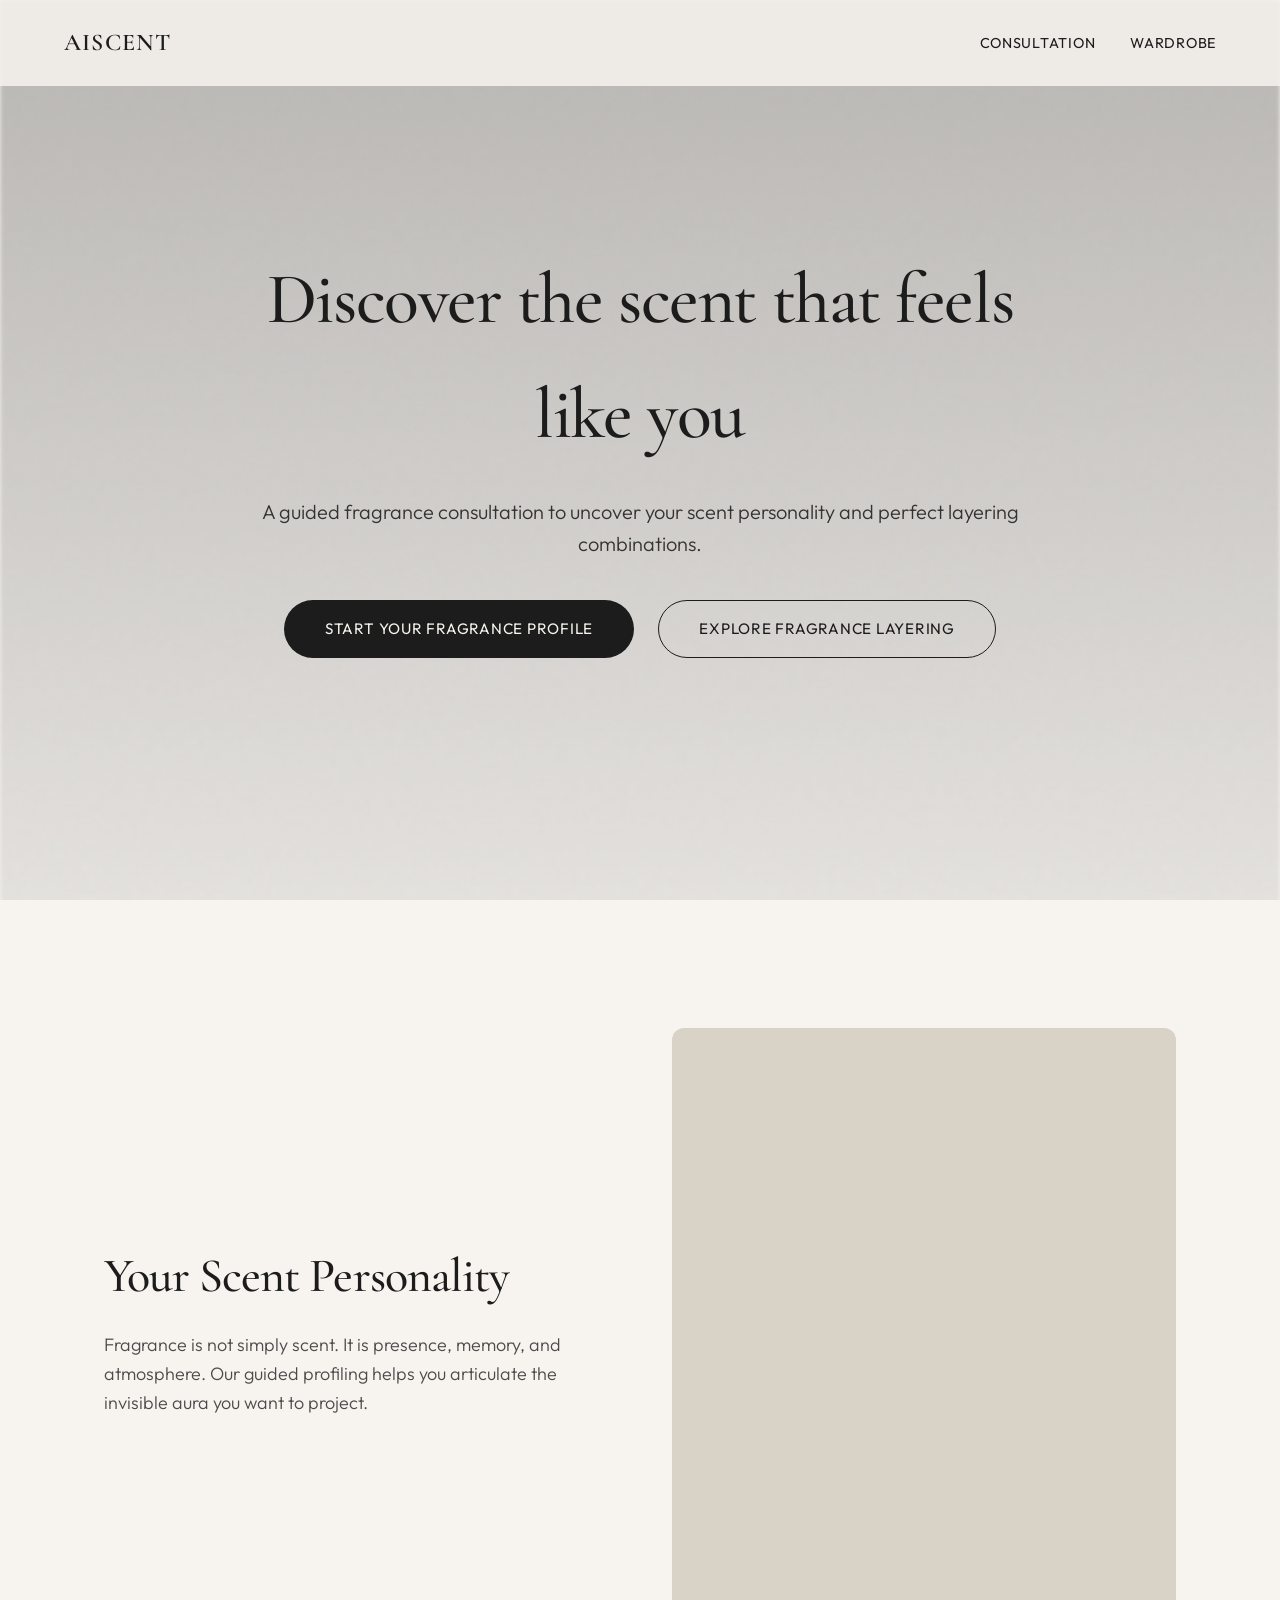
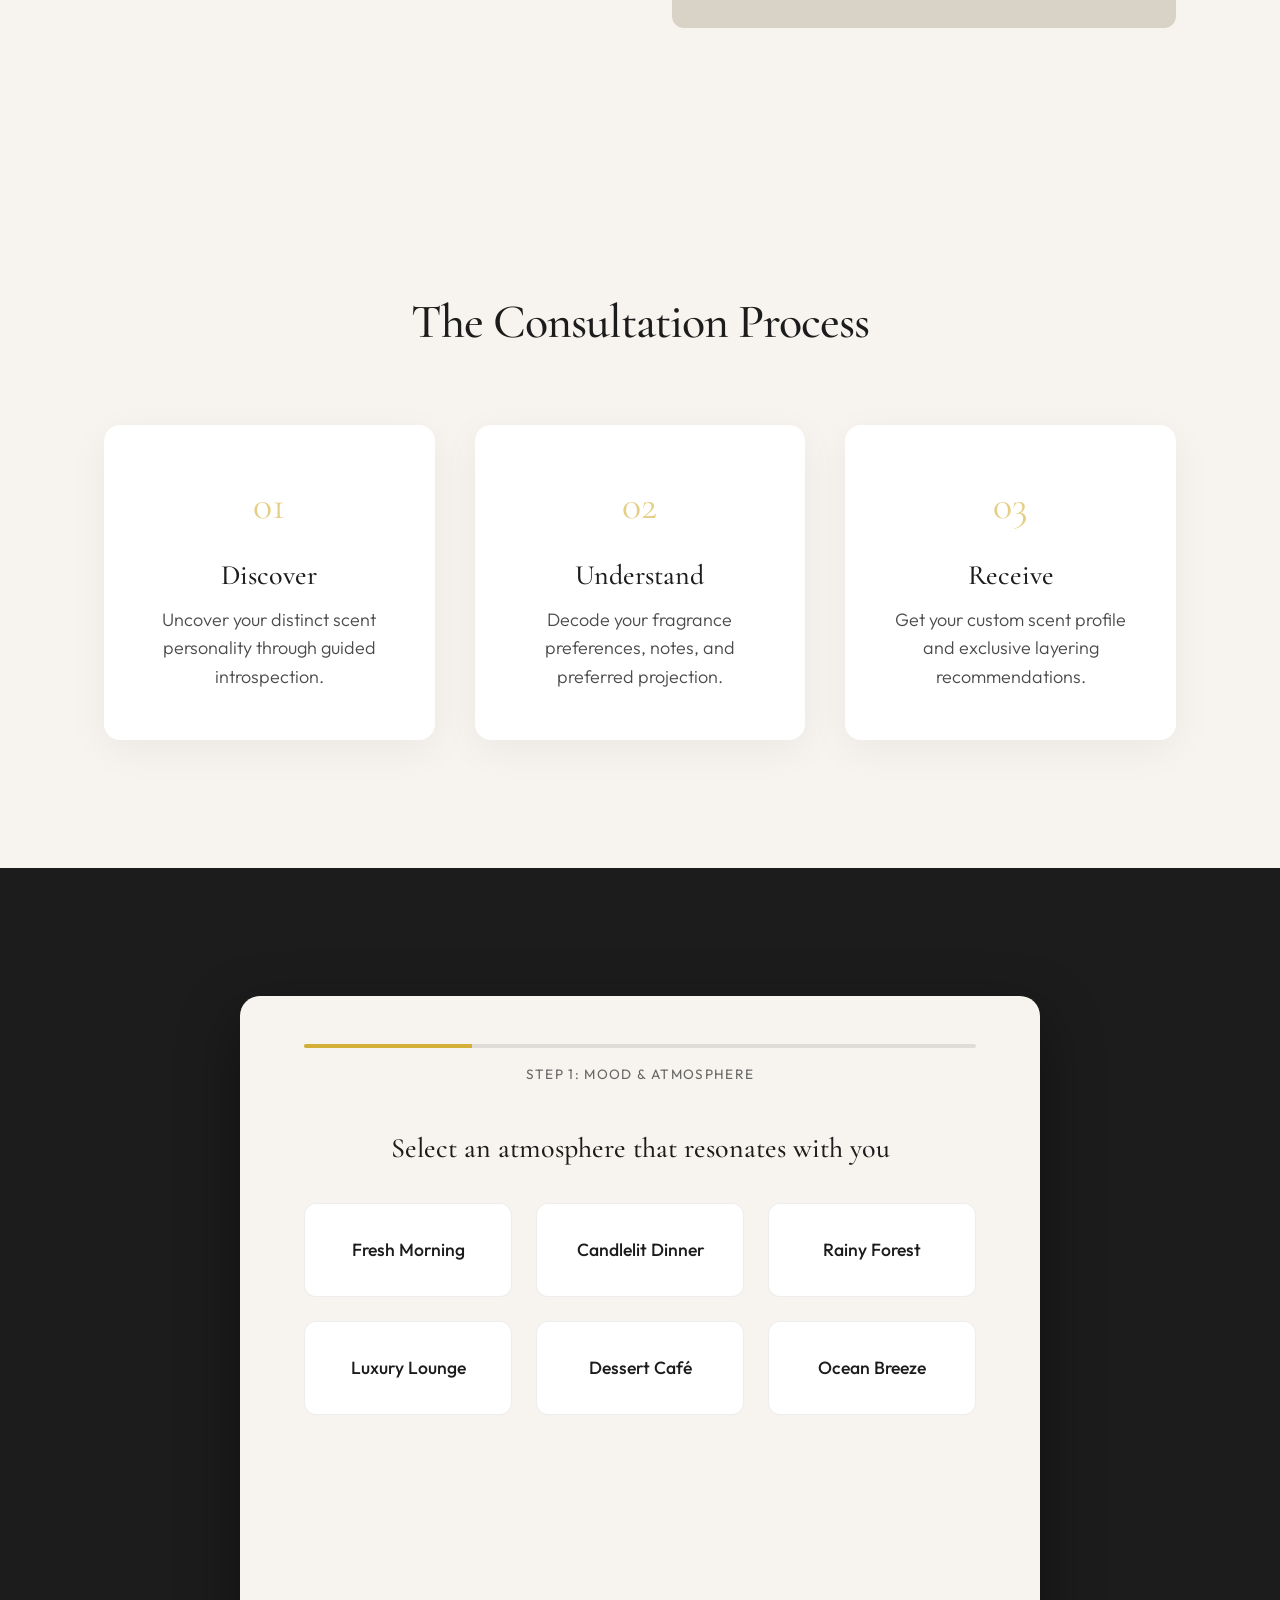
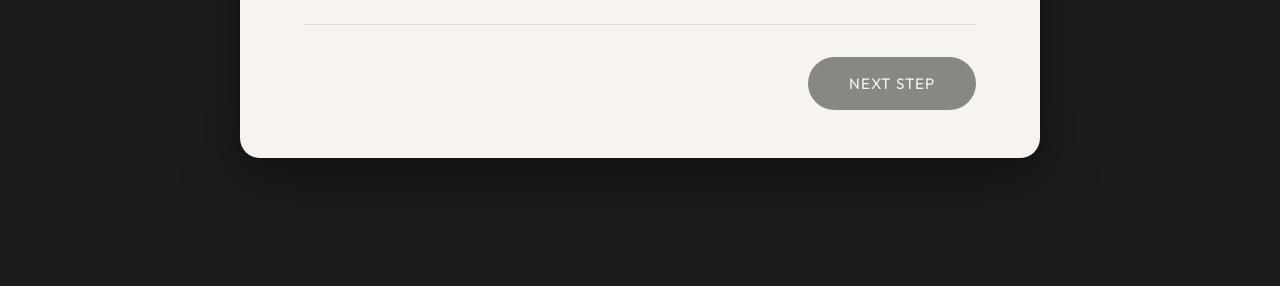
<file: basic/index.html>
<!DOCTYPE html>
<html lang="en">
<head>
  <meta charset="UTF-8">
  <meta name="viewport" content="width=device-width, initial-scale=1.0">
  <title>AIScent - Premium Fragrance Consultation</title>
  <link rel="preconnect" href="https://fonts.googleapis.com">
  <link rel="preconnect" href="https://fonts.gstatic.com" crossorigin>
  <link href="https://fonts.googleapis.com/css2?family=Cormorant+Garamond:ital,wght@0,400;0,500;0,600;1,400&family=Outfit:wght@300;400;500;600&display=swap" rel="stylesheet">
  <link rel="stylesheet" href="style.css">
</head>
<body>
  
  <!-- Navigation (Minimal) -->
  <nav class="navbar">
    <div class="logo">AIScent</div>
    <div class="nav-links">
      <a href="#consultation">Consultation</a>
      <a href="#wardrobe">Wardrobe</a>
    </div>
  </nav>

  <!-- Section 1: Hero Section -->
  <section class="hero-section">
    <div class="hero-bg parallax" id="hero-bg"></div>
    <div class="hero-content fade-in">
      <h1 class="serif-heading">Discover the scent that feels like you</h1>
      <p class="hero-subheadline">A guided fragrance consultation to uncover your scent personality and perfect layering combinations.</p>
      <div class="hero-actions">
        <a href="#consultation" class="btn btn-primary">Start Your Fragrance Profile</a>
        <a href="#about" class="btn btn-secondary">Explore Fragrance Layering</a>
      </div>
    </div>
  </section>

  <!-- Section 2: Fragrance Identity Introduction -->
  <section id="about" class="identity-section fade-in">
    <div class="container dual-column">
      <div class="text-column">
        <h2 class="serif-heading">Your Scent Personality</h2>
        <p>Fragrance is not simply scent. It is presence, memory, and atmosphere. Our guided profiling helps you articulate the invisible aura you want to project.</p>
      </div>
      <div class="image-column">
        <div class="image-placeholder ingredient-img"></div>
      </div>
    </div>
  </section>

  <!-- Section 3: How Fragrance Profiling Works -->
  <section class="how-it-works fade-in">
    <div class="container">
      <h2 class="serif-heading text-center">The Consultation Process</h2>
      <div class="steps-grid">
        <div class="step-card">
          <div class="step-num">01</div>
          <h3 class="serif-heading-small">Discover</h3>
          <p>Uncover your distinct scent personality through guided introspection.</p>
        </div>
        <div class="step-card">
          <div class="step-num">02</div>
          <h3 class="serif-heading-small">Understand</h3>
          <p>Decode your fragrance preferences, notes, and preferred projection.</p>
        </div>
        <div class="step-card">
          <div class="step-num">03</div>
          <h3 class="serif-heading-small">Receive</h3>
          <p>Get your custom scent profile and exclusive layering recommendations.</p>
        </div>
      </div>
    </div>
  </section>

  <!-- Section 4: Guided Questionnaire -->
  <section id="consultation" class="quiz-section fade-in">
    <div class="container quiz-container">
      <div class="quiz-card">
        
        <!-- Progress Bar -->
        <div class="quiz-header">
          <div class="progress-track"><div class="progress-fill" id="progress-fill"></div></div>
          <div class="progress-step-text" id="step-title">Step 1: Mood & Profile</div>
        </div>

        <!-- Quiz Body -->
        <div class="quiz-body" id="quiz-body">
          <!-- Step 1: Mood -->
          <div class="quiz-step active" data-step="1">
            <h2 class="serif-heading-small text-center">Select an atmosphere that resonates with you</h2>
            <div class="tiles-grid">
              <div class="quiz-tile" data-value="fresh"><div class="tile-bg"></div><span>Fresh Morning</span></div>
              <div class="quiz-tile" data-value="candlelit"><div class="tile-bg"></div><span>Candlelit Dinner</span></div>
              <div class="quiz-tile" data-value="rainy"><div class="tile-bg"></div><span>Rainy Forest</span></div>
              <div class="quiz-tile" data-value="lounge"><div class="tile-bg"></div><span>Luxury Lounge</span></div>
              <div class="quiz-tile" data-value="dessert"><div class="tile-bg"></div><span>Dessert Café</span></div>
              <div class="quiz-tile" data-value="ocean"><div class="tile-bg"></div><span>Ocean Breeze</span></div>
            </div>
          </div>

          <!-- Step 2: Lifestyle & Projection -->
          <div class="quiz-step" data-step="2">
            <h2 class="serif-heading-small text-center">When will you wear this fragrance most?</h2>
            <div class="tiles-grid lifestyle-grid">
              <div class="quiz-tile" data-value="office"><span>Office</span></div>
              <div class="quiz-tile" data-value="date"><span>Date Nights</span></div>
              <div class="quiz-tile" data-value="daily"><span>Daily Casual</span></div>
              <div class="quiz-tile" data-value="formal"><span>Formal Events</span></div>
            </div>
            <h2 class="serif-heading-small text-center" style="margin-top:2rem;">How noticeable should it be?</h2>
            <div class="tiles-grid lifestyle-grid">
              <div class="quiz-tile" data-value="skin"><span>Skin Scent</span></div>
              <div class="quiz-tile" data-value="soft"><span>Soft Presence</span></div>
              <div class="quiz-tile" data-value="signature"><span>Balanced Signature</span></div>
              <div class="quiz-tile" data-value="statement"><span>Strong Statement</span></div>
            </div>
          </div>

          <!-- Step 3: Notes -->
          <div class="quiz-step" data-step="3">
            <h2 class="serif-heading-small text-center">Select the notes you are drawn to</h2>
            <div class="tiles-grid notes-grid">
              <div class="quiz-tile" data-value="citrus"><span>Citrus</span><small>Bergamot, Lemon</small></div>
              <div class="quiz-tile" data-value="floral"><span>Floral</span><small>Rose, Jasmine</small></div>
              <div class="quiz-tile" data-value="woody"><span>Woody</span><small>Sandalwood, Cedar</small></div>
              <div class="quiz-tile" data-value="musky"><span>Musky</span><small>Skin Musk, Ambrette</small></div>
              <div class="quiz-tile" data-value="gourmand"><span>Gourmand</span><small>Vanilla, Caramel</small></div>
              <div class="quiz-tile" data-value="spicy"><span>Spicy</span><small>Cardamom, Pepper</small></div>
            </div>
          </div>

          <!-- Step 4: Layering -->
          <div class="quiz-step" data-step="4">
            <h2 class="serif-heading-small text-center">Are you open to fragrance layering?</h2>
            <div class="tiles-grid lifestyle-grid">
              <div class="quiz-tile" data-value="yes"><span>Yes — unique combinations</span></div>
              <div class="quiz-tile" data-value="maybe"><span>Maybe — subtle only</span></div>
              <div class="quiz-tile" data-value="no"><span>No — single fragrance</span></div>
            </div>
          </div>

        </div>

        <!-- Quiz Footer -->
        <div class="quiz-footer">
          <button class="btn btn-secondary" id="btn-prev" style="visibility:hidden;">Back</button>
          <button class="btn btn-primary" id="btn-next" disabled>Next Step</button>
        </div>

      </div>
    </div>
  </section>

  <!-- Section 5: Results Reveal Section -->
  <section id="results" class="results-section fade-in" style="display:none;">
    <div class="container text-center">
      <h2 class="serif-heading">Your Scent Profile</h2>
      <h3 class="result-title">Velvet Woods & Soft Amber</h3>
      <p class="result-desc">A sophisticated blend that balances deep, resonant woods with the intimate warmth of amber. Perfect for your curated, elegant lifestyle.</p>
      
      <!-- Recommended Families -->
      <div class="families-grid">
        <div class="family-card">
          <h4>Woody Amber</h4>
          <p>Sandalwood, Cedar, Amber Resin</p>
        </div>
        <div class="family-card">
          <h4>Soft Floral Musk</h4>
          <p>Skin Musk, Jasmine, Iris</p>
        </div>
      </div>

      <!-- Pyramid -->
      <div class="pyramid-wrapper">
        <h3 class="serif-heading-small">Ideal Note Pyramid</h3>
        <div class="pyramid-container">
          <div class="pyramid-tier top"><span>Top Notes</span><small>Bergamot, Fresh Neroli</small></div>
          <div class="pyramid-tier heart"><span>Heart Notes</span><small>Jasmine, Soft Rose</small></div>
          <div class="pyramid-tier base"><span>Base Notes</span><small>Sandalwood, Amber</small></div>
        </div>
      </div>

      <!-- Layering Recommendations -->
      <h3 class="serif-heading-small" style="margin-top: 4rem;">Layering Rituals</h3>
      <div class="layering-grid">
        <div class="layering-card">
          <h4>Soft Luxury Layer</h4>
          <p>Musky lotion + Rose perfume + Sandalwood accent</p>
        </div>
        <div class="layering-card">
          <h4>Evening Signature Layer</h4>
          <p>Amber vanilla fragrance + Smoky wood accent</p>
        </div>
      </div>
    </div>
  </section>

  <!-- Section 6: Fragrance Wardrobe -->
  <section id="wardrobe" class="wardrobe-section fade-in" style="display:none;">
    <div class="container text-center">
      <h2 class="serif-heading">Build Your Fragrance Wardrobe</h2>
      <div class="wardrobe-grid">
        <div class="wardrobe-card"><div class="wardrobe-bg" style="background-image:url('https://images.unsplash.com/photo-1595562095537-814d420f5ac9?w=600')"></div><h3>Daily Clean</h3></div>
        <div class="wardrobe-card"><div class="wardrobe-bg" style="background-image:url('https://images.unsplash.com/photo-1615397323608-250de4ee861f?w=600')"></div><h3>Signature Scent</h3></div>
        <div class="wardrobe-card"><div class="wardrobe-bg" style="background-image:url('https://images.unsplash.com/photo-1594035910387-fea47794261f?w=600')"></div><h3>Date Night</h3></div>
      </div>
    </div>
  </section>

  <!-- Section 7: Save Your Profile -->
  <section id="save-profile" class="save-section fade-in" style="display:none;">
    <div class="container text-center">
      <h2 class="serif-heading" style="color:var(--color-ivory);">Keep Your Scent Identity</h2>
      <p style="color: rgba(247, 244, 239, 0.8); margin-bottom: 2.5rem;">Save your custom combination and recommendations.</p>
      <div class="save-actions">
        <button class="btn btn-primary" style="background:#fff;color:var(--color-charcoal);">Save My Profile</button>
        <button class="btn btn-secondary btn-outline-light">Email Layering Guide</button>
      </div>
    </div>
  </section>

  <!-- Base Scripts -->
  <script src="script.js"></script>
</body>
</html>
</file>
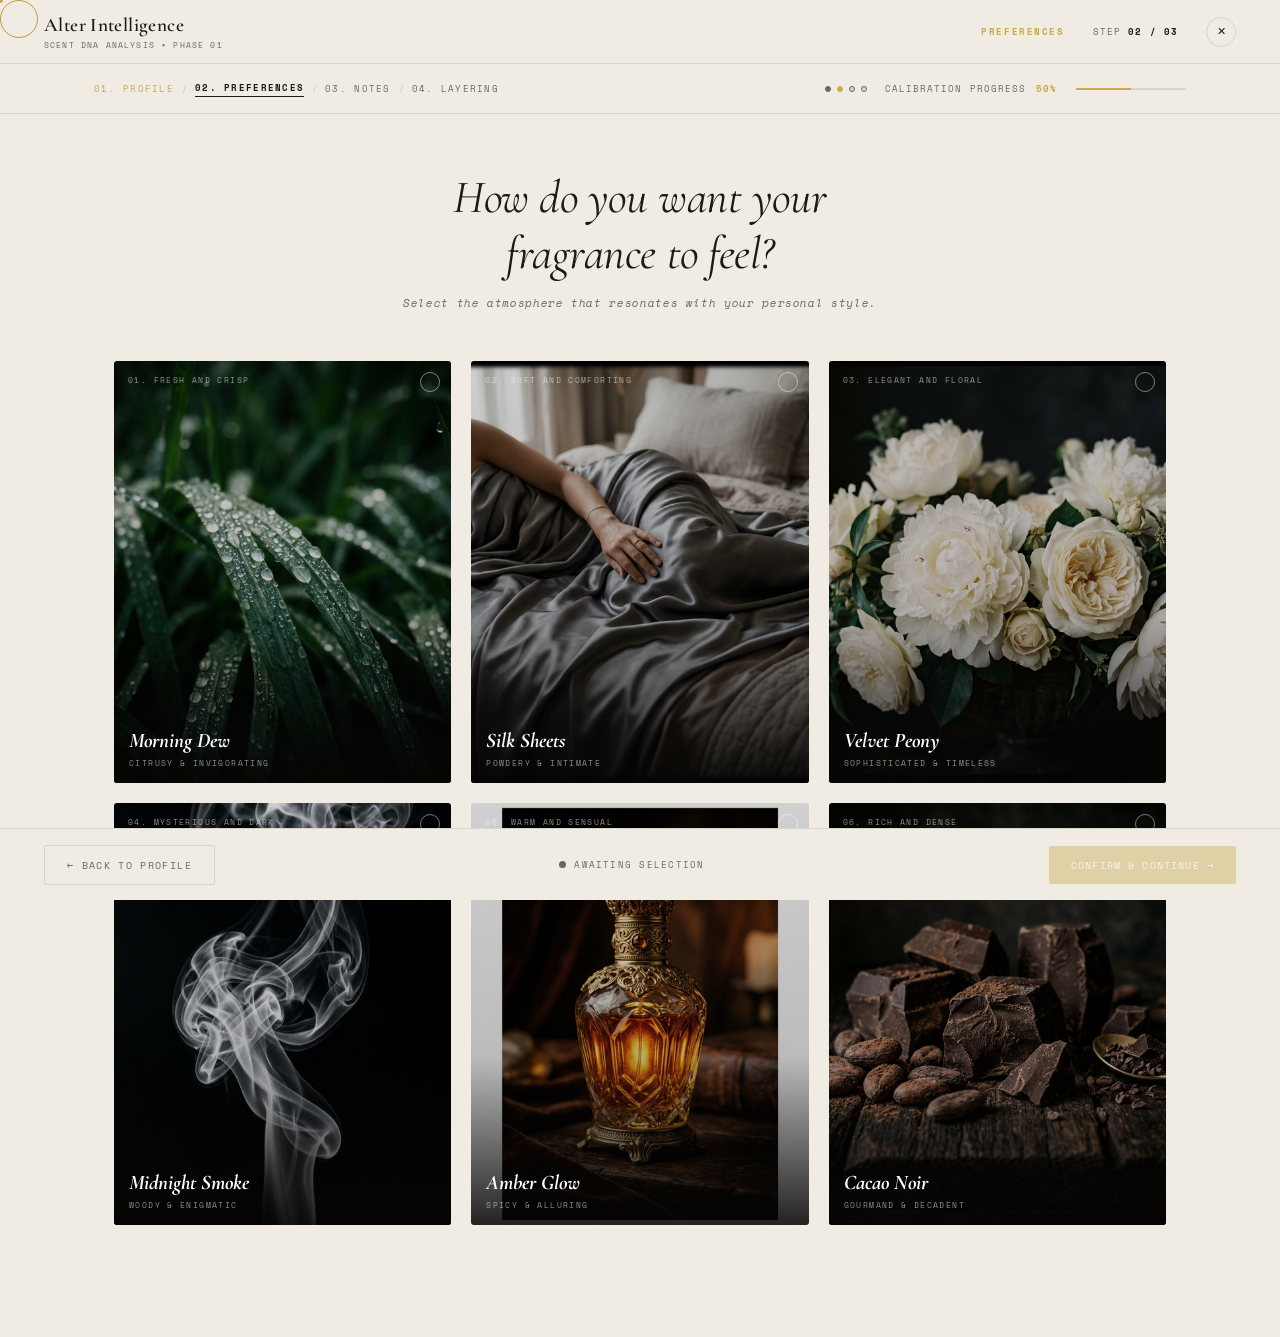
<file: fragrance_feel.html>
<!DOCTYPE html>
<html lang="en">

<head>
  <meta charset="UTF-8">
  <meta name="viewport" content="width=device-width, initial-scale=1.0">
  <title>Alter Intelligence — Fragrance Feel</title>
  <link rel="preconnect" href="https://fonts.googleapis.com">
  <link rel="preconnect" href="https://fonts.gstatic.com" crossorigin>
  <link
    href="https://fonts.googleapis.com/css2?family=Cormorant+Garamond:ital,wght@0,300;0,400;0,500;1,300;1,400&family=Space+Mono:ital,wght@0,400;0,700;1,400&display=swap"
    rel="stylesheet">
  <link rel="stylesheet" href="shared.css">
  <style>
    /* ---- Feel-page card grid ---- */
    .card-grid {
      display: grid;
      grid-template-columns: repeat(3, 1fr);
      gap: 20px;
    }

    .feel-card {
      position: relative;
      border-radius: 3px;
      overflow: hidden;
      cursor: none;
      outline: 2px solid transparent;
      outline-offset: 0;
      transition: outline-color .3s, box-shadow .3s;
    }

    .feel-card:hover {
      box-shadow: 0 16px 48px rgba(0, 0, 0, .25);
      z-index: 10;
    }

    .feel-card.selected {
      outline-color: var(--accent);
      outline-offset: 3px;
    }

    .fc-img-wrap {
      position: relative;
      aspect-ratio: 4/5;
      overflow: hidden;
      transition: transform .4s cubic-bezier(.25, .46, .45, .94);
    }

    .feel-card:hover .fc-img-wrap {
      transform: scale(1.03);
    }

    .fc-img {
      width: 100%;
      height: 100%;
      object-fit: cover;
      display: block;
      filter: brightness(.82) saturate(.88);
      transition: filter .4s;
    }

    .feel-card:hover .fc-img {
      filter: brightness(.65) saturate(1.1);
    }

    .fc-img-wrap::after {
      content: '';
      position: absolute;
      inset: 0;
      background: linear-gradient(to top, rgba(6, 5, 4, .85) 0%, rgba(6, 5, 4, .10) 40%, transparent 100%);
      pointer-events: none;
    }

    .fc-code {
      position: absolute;
      top: 13px;
      left: 14px;
      z-index: 3;
      font-size: .48rem;
      letter-spacing: .18em;
      color: rgba(255, 255, 255, .55);
    }

    .fc-footer {
      position: absolute;
      bottom: 0;
      left: 0;
      right: 0;
      padding: 16px 15px 14px;
      z-index: 3;
    }

    .fc-name {
      font-family: 'Cormorant Garamond', serif;
      font-size: 1.3rem;
      font-style: italic;
      color: #fff;
      line-height: 1.1;
      margin-bottom: 4px;
    }

    .fc-trait {
      font-size: .48rem;
      letter-spacing: .18em;
      color: rgba(255, 255, 255, .55);
    }

    .fc-select-badge {
      position: absolute;
      top: 11px;
      right: 11px;
      z-index: 4;
      width: 20px;
      height: 20px;
      border-radius: 50%;
      border: 1.5px solid rgba(255, 255, 255, .45);
      display: grid;
      place-items: center;
      transition: background .25s, border-color .25s;
    }

    .feel-card.selected .fc-select-badge {
      background: var(--accent);
      border-color: var(--accent);
    }

    .feel-card.selected .fc-select-badge::after {
      content: '✓';
      font-size: .6rem;
      color: #fff;
    }

    @media(max-width:860px) {
      .card-grid {
        grid-template-columns: repeat(2, 1fr);
      }
    }

    @media(max-width:540px) {
      .card-grid {
        grid-template-columns: 1fr;
      }
    }
  </style>
</head>

<body>

  <div class="cursor-dot" id="cursor-dot"></div>
  <div class="cursor-ring" id="cursor-ring"></div>

  <!-- HEADER -->
  <header class="shared-header">
    <div class="hdr-brand">
      <span class="hdr-brand-name">Alter Intelligence</span>
      <span class="hdr-brand-sub">SCENT DNA ANALYSIS ▪ PHASE 01</span>
    </div>
    <div class="hdr-right">
      <span class="hdr-section-label">PREFERENCES</span>
      <span class="hdr-step">STEP <strong>02 / 03</strong></span>
      <button class="hdr-close" onclick="window.location.href='preferences.html'">✕</button>
    </div>
  </header>

  <!-- BREADCRUMB -->
  <nav class="shared-breadcrumb">
    <div class="bc-inner">
      <div class="bc-steps">
        <span class="bc-step done">01. PROFILE</span>
        <span class="bc-sep">/</span>
        <span class="bc-step active">02. PREFERENCES</span>
        <span class="bc-sep">/</span>
        <span class="bc-step">03. NOTES</span>
        <span class="bc-sep">/</span>
        <span class="bc-step">04. LAYERING</span>
      </div>
      <div style="display:flex;align-items:center;gap:18px">
        <div class="substep-indicator">
          <span class="substep-dot done"></span>
          <span class="substep-dot active"></span>
          <span class="substep-dot"></span>
          <span class="substep-dot"></span>
        </div>
        <div class="bc-progress">
          CALIBRATION PROGRESS
          <span class="bc-progress-pct" id="progress-pct">50%</span>
          <div class="bc-track">
            <div class="bc-fill" id="progress-fill" style="width:50%"></div>
          </div>
        </div>
      </div>
    </div>
  </nav>

  <!-- MAIN -->
  <main class="page-main">
    <div class="page-intro">
      <h1 class="page-question">How do you want your<br>fragrance to feel?</h1>
      <p class="page-hint">Select the atmosphere that resonates with your personal style.</p>
    </div>

    <div class="card-grid" id="card-grid">

      <div class="feel-card" data-label="Morning Dew" data-mood="Fresh Morning">
        <div class="fc-img-wrap">
          <img src="assets/feel/morning_dew.png" alt="Morning Dew" class="fc-img">
        </div>
        <span class="fc-code">01. FRESH AND CRISP</span>
        <div class="fc-footer">
          <h3 class="fc-name">Morning Dew</h3>
          <p class="fc-trait">CITRUSY &amp; INVIGORATING</p>
        </div>
        <span class="fc-select-badge"></span>
      </div>

      <div class="feel-card" data-label="Silk Sheets" data-mood="Fresh Morning">
        <div class="fc-img-wrap">
          <img src="assets/feel/silk_sheets.png" alt="Silk Sheets" class="fc-img">
        </div>
        <span class="fc-code">02. SOFT AND COMFORTING</span>
        <div class="fc-footer">
          <h3 class="fc-name">Silk Sheets</h3>
          <p class="fc-trait">POWDERY &amp; INTIMATE</p>
        </div>
        <span class="fc-select-badge"></span>
      </div>

      <div class="feel-card" data-label="Velvet Peony" data-mood="Fresh Morning">
        <div class="fc-img-wrap">
          <img src="assets/feel/velvet_peony.png" alt="Velvet Peony" class="fc-img">
        </div>
        <span class="fc-code">03. ELEGANT AND FLORAL</span>
        <div class="fc-footer">
          <h3 class="fc-name">Velvet Peony</h3>
          <p class="fc-trait">SOPHISTICATED &amp; TIMELESS</p>
        </div>
        <span class="fc-select-badge"></span>
      </div>

      <div class="feel-card" data-label="Midnight Smoke" data-mood="Luxury Lounge">
        <div class="fc-img-wrap">
          <img src="assets/feel/midnight_smoke.png" alt="Midnight Smoke" class="fc-img">
        </div>
        <span class="fc-code">04. MYSTERIOUS AND DARK</span>
        <div class="fc-footer">
          <h3 class="fc-name">Midnight Smoke</h3>
          <p class="fc-trait">WOODY &amp; ENIGMATIC</p>
        </div>
        <span class="fc-select-badge"></span>
      </div>

      <div class="feel-card" data-label="Amber Glow" data-mood="Candlelit Dinner">
        <div class="fc-img-wrap">
          <img src="assets/feel/amber_glow.png" alt="Amber Glow" class="fc-img">
        </div>
        <span class="fc-code">05. WARM AND SENSUAL</span>
        <div class="fc-footer">
          <h3 class="fc-name">Amber Glow</h3>
          <p class="fc-trait">SPICY &amp; ALLURING</p>
        </div>
        <span class="fc-select-badge"></span>
      </div>

      <div class="feel-card" data-label="Cacao Noir" data-mood="Candlelit Dinner">
        <div class="fc-img-wrap">
          <img src="assets/feel/cacao_noir.png" alt="Cacao Noir" class="fc-img">
        </div>
        <span class="fc-code">06. RICH AND DENSE</span>
        <div class="fc-footer">
          <h3 class="fc-name">Cacao Noir</h3>
          <p class="fc-trait">GOURMAND &amp; DECADENT</p>
        </div>
        <span class="fc-select-badge"></span>
      </div>

    </div>
  </main>

  <!-- FOOTER -->
  <footer class="shared-footer">
    <button class="footer-btn footer-btn--ghost" onclick="window.location.href='preferences.html'">
      ← BACK TO PROFILE
    </button>
    <div class="footer-status">
      <span class="status-dot" id="status-dot"></span>
      <span id="status-text">AWAITING SELECTION</span>
    </div>
    <button class="footer-btn footer-btn--primary" id="continue-btn" onclick="goNext()">
      CONFIRM &amp; CONTINUE →
    </button>
  </footer>

  <script>
    // Cursor
    const dot = document.getElementById('cursor-dot'), ring = document.getElementById('cursor-ring');
    let mx = 0, my = 0, rx = 0, ry = 0;
    document.addEventListener('mousemove', e => { mx = e.clientX; my = e.clientY; dot.style.transform = `translate(${mx}px,${my}px)`; });
    (function anim() { rx += (mx - rx) * .1; ry += (my - ry) * .1; ring.style.transform = `translate(${rx}px,${ry}px)`; requestAnimationFrame(anim); })();

    // Card hover scale cursor
    let selected = null;
    document.querySelectorAll('.feel-card').forEach(c => {
      c.addEventListener('mouseenter', () => { ring.style.width = '56px'; ring.style.height = '56px'; });
      c.addEventListener('mouseleave', () => { ring.style.width = '38px'; ring.style.height = '38px'; });
      c.addEventListener('click', () => {
        if (selected && selected !== c) selected.classList.remove('selected');
        c.classList.toggle('selected');
        selected = c.classList.contains('selected') ? c : null;
        const btn = document.getElementById('continue-btn');
        const dot2 = document.getElementById('status-dot');
        const txt = document.getElementById('status-text');
        if (selected) { btn.classList.add('ready'); dot2.classList.add('active'); txt.textContent = 'PREFERENCE CHOICE READY'; }
        else { btn.classList.remove('ready'); dot2.classList.remove('active'); txt.textContent = 'AWAITING SELECTION'; }
      });
    });

    function goNext() {
      if (!selected) return;
      sessionStorage.setItem('fragFeel', selected.dataset.label);
      window.location.href = 'scent_family.html';
    }

    // Entrance
    document.querySelectorAll('.feel-card').forEach((c, i) => {
      c.style.animation = `fadeUp .5s ease ${120 + i * 70}ms both`;
    });
  </script>
</body>

</html>
</file>
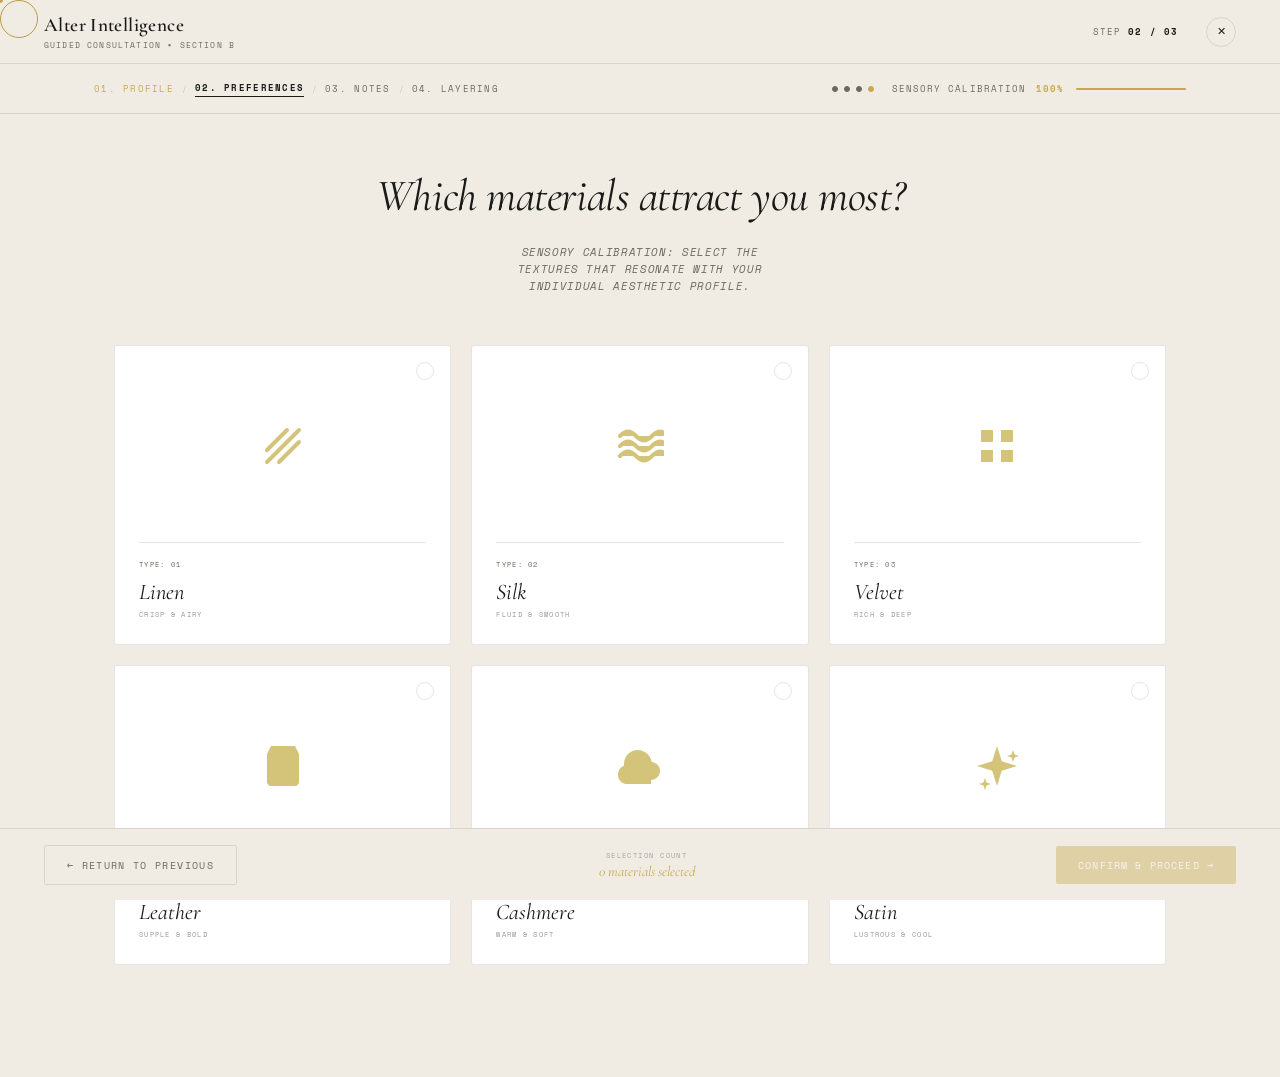
<file: materials.html>
<!DOCTYPE html>
<html lang="en">

<head>
  <meta charset="UTF-8">
  <meta name="viewport" content="width=device-width, initial-scale=1.0">
  <title>Alter Intelligence — Materials</title>
  <link rel="preconnect" href="https://fonts.googleapis.com">
  <link rel="preconnect" href="https://fonts.gstatic.com" crossorigin>
  <link
    href="https://fonts.googleapis.com/css2?family=Cormorant+Garamond:ital,wght@0,300;0,400;0,500;1,300;1,400&family=Space+Mono:ital,wght@0,400;0,700;1,400&display=swap"
    rel="stylesheet">
  <link rel="stylesheet" href="shared.css">
  <style>
    .mat-grid {
      display: grid;
      grid-template-columns: repeat(3, 1fr);
      gap: 20px;
    }

    .mat-card {
      background: #fff;
      border: 1px solid var(--border);
      border-radius: 3px;
      padding: 24px;
      display: flex;
      flex-direction: column;
      min-height: 300px;
      cursor: none;
      position: relative;
      transition: border-color .3s, transform .3s, box-shadow .3s;
    }

    .mat-card:hover {
      border-color: var(--text);
      box-shadow: 0 12px 30px rgba(0, 0, 0, .06);
      z-index: 10;
    }

    .mat-card.selected {
      border-color: var(--accent);
      transform: translateY(-4px);
      box-shadow: 0 16px 40px rgba(0, 0, 0, .08);
      border-width: 1.5px;
    }

    .icon-wrap {
      flex: 1;
      display: flex;
      justify-content: center;
      align-items: center;
      color: #d4c47a;
      /* pale gold */
      transition: color .3s, transform .4s cubic-bezier(0.175, 0.885, 0.32, 1.275);
    }

    .mat-card:hover .icon-wrap {
      transform: scale(1.1);
    }

    .mat-card.selected .icon-wrap {
      color: var(--accent);
      transform: scale(1.15);
    }

    .icon-wrap svg {
      width: 48px;
      height: 48px;
      fill: currentColor;
    }

    .mat-meta {
      border-top: 1px solid var(--border);
      padding-top: 16px;
      margin-top: 20px;
    }

    .mat-type {
      font-size: .45rem;
      letter-spacing: .18em;
      color: var(--muted);
      margin-bottom: 8px;
    }

    .mat-card.selected .mat-type {
      color: var(--accent);
    }

    .mat-name {
      font-family: 'Cormorant Garamond', serif;
      font-size: 1.4rem;
      font-style: italic;
      margin-bottom: 4px;
      color: var(--text);
    }

    .mat-trait {
      font-size: .45rem;
      letter-spacing: .18em;
      color: rgba(0, 0, 0, .4);
      transition: color .3s;
    }

    .mat-card.selected .mat-trait {
      color: var(--accent);
    }

    .radio-btn {
      position: absolute;
      top: 16px;
      right: 16px;
      width: 18px;
      height: 18px;
      border-radius: 50%;
      border: 1.5px solid var(--border);
      display: grid;
      place-items: center;
      transition: all .3s;
    }

    .radio-btn::after {
      content: '';
      width: 8px;
      height: 8px;
      border-radius: 50%;
      background: var(--accent);
      opacity: 0;
      transform: scale(0);
      transition: all .3s cubic-bezier(0.175, 0.885, 0.32, 1.275);
    }

    .mat-card.selected .radio-btn {
      border-color: var(--accent);
    }

    .mat-card.selected .radio-btn::after {
      opacity: 1;
      transform: scale(1);
    }

    .footer-content {
      display: flex;
      justify-content: space-between;
      align-items: center;
      flex: 1;
    }

    .selection-count {
      display: flex;
      flex-direction: column;
      align-items: center;
      gap: 2px;
    }

    .sc-label {
      font-size: .45rem;
      letter-spacing: .2em;
      color: rgba(0, 0, 0, .3);
    }

    .sc-val {
      font-family: 'Cormorant Garamond', serif;
      font-style: italic;
      font-size: .9rem;
      color: var(--accent);
    }

    @media(max-width:860px) {
      .mat-grid {
        grid-template-columns: repeat(2, 1fr);
      }
    }

    @media(max-width:540px) {
      .mat-grid {
        grid-template-columns: 1fr;
      }
    }
  </style>
</head>

<body>

  <div class="cursor-dot" id="cursor-dot"></div>
  <div class="cursor-ring" id="cursor-ring"></div>

  <header class="shared-header">
    <div class="hdr-brand">
      <span class="hdr-brand-name">Alter Intelligence</span>
      <span class="hdr-brand-sub">GUIDED CONSULTATION ▪ SECTION B</span>
    </div>
    <div class="hdr-right">
      <span class="hdr-step">STEP <strong>02 / 03</strong></span>
      <button class="hdr-close" onclick="window.history.back()">✕</button>
    </div>
  </header>

  <nav class="shared-breadcrumb">
    <div class="bc-inner">
      <div class="bc-steps">
        <span class="bc-step done">01. PROFILE</span>
        <span class="bc-sep">/</span>
        <span class="bc-step active">02. PREFERENCES</span>
        <span class="bc-sep">/</span>
        <span class="bc-step">03. NOTES</span>
        <span class="bc-sep">/</span>
        <span class="bc-step">04. LAYERING</span>
      </div>
      <div style="display:flex;align-items:center;gap:18px">
        <div class="substep-indicator">
          <span class="substep-dot done"></span>
          <span class="substep-dot done"></span>
          <span class="substep-dot done"></span>
          <span class="substep-dot active"></span>
        </div>
        <div class="bc-progress">
          SENSORY CALIBRATION
          <span class="bc-progress-pct" id="progress-pct">100%</span>
          <div class="bc-track">
            <div class="bc-fill" id="progress-fill" style="width:100%"></div>
          </div>
        </div>
      </div>
    </div>
  </nav>

  <main class="page-main">
    <div class="page-intro">
      <h1 class="page-question" style="font-size:2.8rem;margin-bottom:20px;">Which materials attract you most?</h1>
      <p class="page-hint" style="max-width:300px;margin:0 auto;line-height:1.6">SENSORY CALIBRATION: SELECT THE
        TEXTURES THAT RESONATE WITH YOUR INDIVIDUAL AESTHETIC PROFILE.</p>
    </div>

    <div class="mat-grid" id="card-grid">

      <div class="mat-card" data-val="Linen">
        <div class="radio-btn"></div>
        <div class="icon-wrap">
          <svg viewBox="0 0 24 24">
            <path d="M4 20L20 4M4 14L14 4M10 20L20 10" stroke="currentColor" stroke-width="2" stroke-linecap="round" />
          </svg>
        </div>
        <div class="mat-meta">
          <div class="mat-type">TYPE: 01</div>
          <div class="mat-name">Linen</div>
          <div class="mat-trait">CRISP &amp; AIRY</div>
        </div>
      </div>

      <div class="mat-card" data-val="Silk">
        <div class="radio-btn"></div>
        <div class="icon-wrap">
          <svg viewBox="0 0 24 24" fill="none" stroke="currentColor" stroke-width="2" stroke-linecap="round"
            stroke-linejoin="round">
            <path
              d="M2 12c3-3 5-3 8 0s5 3 8 0 5-3 8 0M2 17c3-3 5-3 8 0s5 3 8 0 5-3 8 0M2 7c3-3 5-3 8 0s5 3 8 0 5-3 8 0" />
          </svg>
        </div>
        <div class="mat-meta">
          <div class="mat-type">TYPE: 02</div>
          <div class="mat-name">Silk</div>
          <div class="mat-trait">FLUID &amp; SMOOTH</div>
        </div>
      </div>

      <div class="mat-card" data-val="Velvet">
        <div class="radio-btn"></div>
        <div class="icon-wrap">
          <svg viewBox="0 0 24 24">
            <rect x="4" y="4" width="6" height="6" fill="currentColor" />
            <rect x="14" y="4" width="6" height="6" fill="currentColor" />
            <rect x="4" y="14" width="6" height="6" fill="currentColor" />
            <rect x="14" y="14" width="6" height="6" fill="currentColor" />
          </svg>
        </div>
        <div class="mat-meta">
          <div class="mat-type">TYPE: 03</div>
          <div class="mat-name">Velvet</div>
          <div class="mat-trait">RICH &amp; DEEP</div>
        </div>
      </div>

      <div class="mat-card" data-val="Leather">
        <div class="radio-btn"></div>
        <div class="icon-wrap">
          <svg viewBox="0 0 24 24" fill="currentColor">
            <path d="M6 2L18 2L20 6L20 20C20 21.1 19.1 22 18 22L6 22C4.9 22 4 21.1 4 20L4 6L6 2Z" />
          </svg>
        </div>
        <div class="mat-meta">
          <div class="mat-type">TYPE: 04</div>
          <div class="mat-name">Leather</div>
          <div class="mat-trait">SUPPLE &amp; BOLD</div>
        </div>
      </div>

      <div class="mat-card" data-val="Cashmere">
        <div class="radio-btn"></div>
        <div class="icon-wrap">
          <svg viewBox="0 0 24 24" fill="currentColor">
            <path
              d="M17.5 19C19.9853 19 22 16.9853 22 14.5C22 12.1325 20.176 10.1982 17.8546 10.0152C17.3075 6.63412 14.3414 4 10.8333 4C7.05939 4 4 7.13401 4 11C4 11.2366 4.01217 11.4705 4.0356 11.7011C2.28581 12.4419 1 14.2217 1 16.3333C1 18.9107 3.01454 21 5.5 21H17.5V19Z" />
          </svg>
        </div>
        <div class="mat-meta">
          <div class="mat-type">TYPE: 05</div>
          <div class="mat-name">Cashmere</div>
          <div class="mat-trait">WARM &amp; SOFT</div>
        </div>
      </div>

      <div class="mat-card" data-val="Satin">
        <div class="radio-btn"></div>
        <div class="icon-wrap">
          <svg viewBox="0 0 24 24" fill="currentColor">
            <path
              d="M12 2L14.4 9.6L22 12L14.4 14.4L12 22L9.6 14.4L2 12L9.6 9.6L12 2Z M20 4L20.8 6.2L23 7L20.8 7.8L20 10L19.2 7.8L17 7L19.2 6.2L20 4Z M6 18L6.8 20.2L9 21L6.8 21.8L6 24L5.2 21.8L3 21L5.2 20.2L6 18Z" />
          </svg>
        </div>
        <div class="mat-meta">
          <div class="mat-type">TYPE: 06</div>
          <div class="mat-name">Satin</div>
          <div class="mat-trait">LUSTROUS &amp; COOL</div>
        </div>
      </div>

    </div>
  </main>

  <footer class="shared-footer" style="padding-top:16px;padding-bottom:16px;">
    <div class="footer-content">
      <button class="footer-btn footer-btn--ghost" onclick="window.history.back()">
        ← RETURN TO PREVIOUS
      </button>

      <div class="selection-count">
        <span class="sc-label">SELECTION COUNT</span>
        <span class="sc-val" id="sel-count">0 materials selected</span>
      </div>

      <button class="footer-btn footer-btn--primary" id="continue-btn" onclick="finishPreferences()">
        CONFIRM &amp; PROCEED →
      </button>
    </div>
  </footer>

  <script>
    // Cursor
    const dot = document.getElementById('cursor-dot'), ring = document.getElementById('cursor-ring');
    let mx = 0, my = 0, rx = 0, ry = 0;
    document.addEventListener('mousemove', e => { mx = e.clientX; my = e.clientY; dot.style.transform = `translate(${mx}px,${my}px)`; });
    (function anim() { rx += (mx - rx) * .1; ry += (my - ry) * .1; ring.style.transform = `translate(${rx}px,${ry}px)`; requestAnimationFrame(anim); })();

    let selectedSet = new Set();

    document.querySelectorAll('.mat-card').forEach(c => {
      c.addEventListener('mouseenter', () => { ring.style.width = '56px'; ring.style.height = '56px'; });
      c.addEventListener('mouseleave', () => { ring.style.width = '38px'; ring.style.height = '38px'; });
      c.addEventListener('click', () => {
        const val = c.dataset.val;
        if (selectedSet.has(val)) {
          selectedSet.delete(val);
          c.classList.remove('selected');
        } else {
          selectedSet.add(val);
          c.classList.add('selected');
        }
        updateState();
      });
    });

    function updateState() {
      const cnt = selectedSet.size;
      document.getElementById('sel-count').textContent = `${cnt} material${cnt === 1 ? '' : 's'} selected`;

      const btn = document.getElementById('continue-btn');
      if (cnt > 0) {
        btn.classList.add('ready');
      } else {
        btn.classList.remove('ready');
      }
    }

    function finishPreferences() {
      if (selectedSet.size === 0) return;
      sessionStorage.setItem('materials', Array.from(selectedSet).join(','));
      // This is the end of PREFERENCES (Step 2/4). Navigate back to the 3D visualizer (index.html) to show the selection?
      // Or go to the next step, but usually the 3D visualizer acts as the home/summary.
      // Let's return to moods.html for now and we will show the combined selections in the right panel.
      window.location.href = 'moods.html';
    }

    document.querySelectorAll('.mat-card').forEach((c, i) => {
      c.style.animation = `fadeUp .5s ease ${120 + i * 70}ms both`;
    });
  </script>
</body>

</html>
</file>
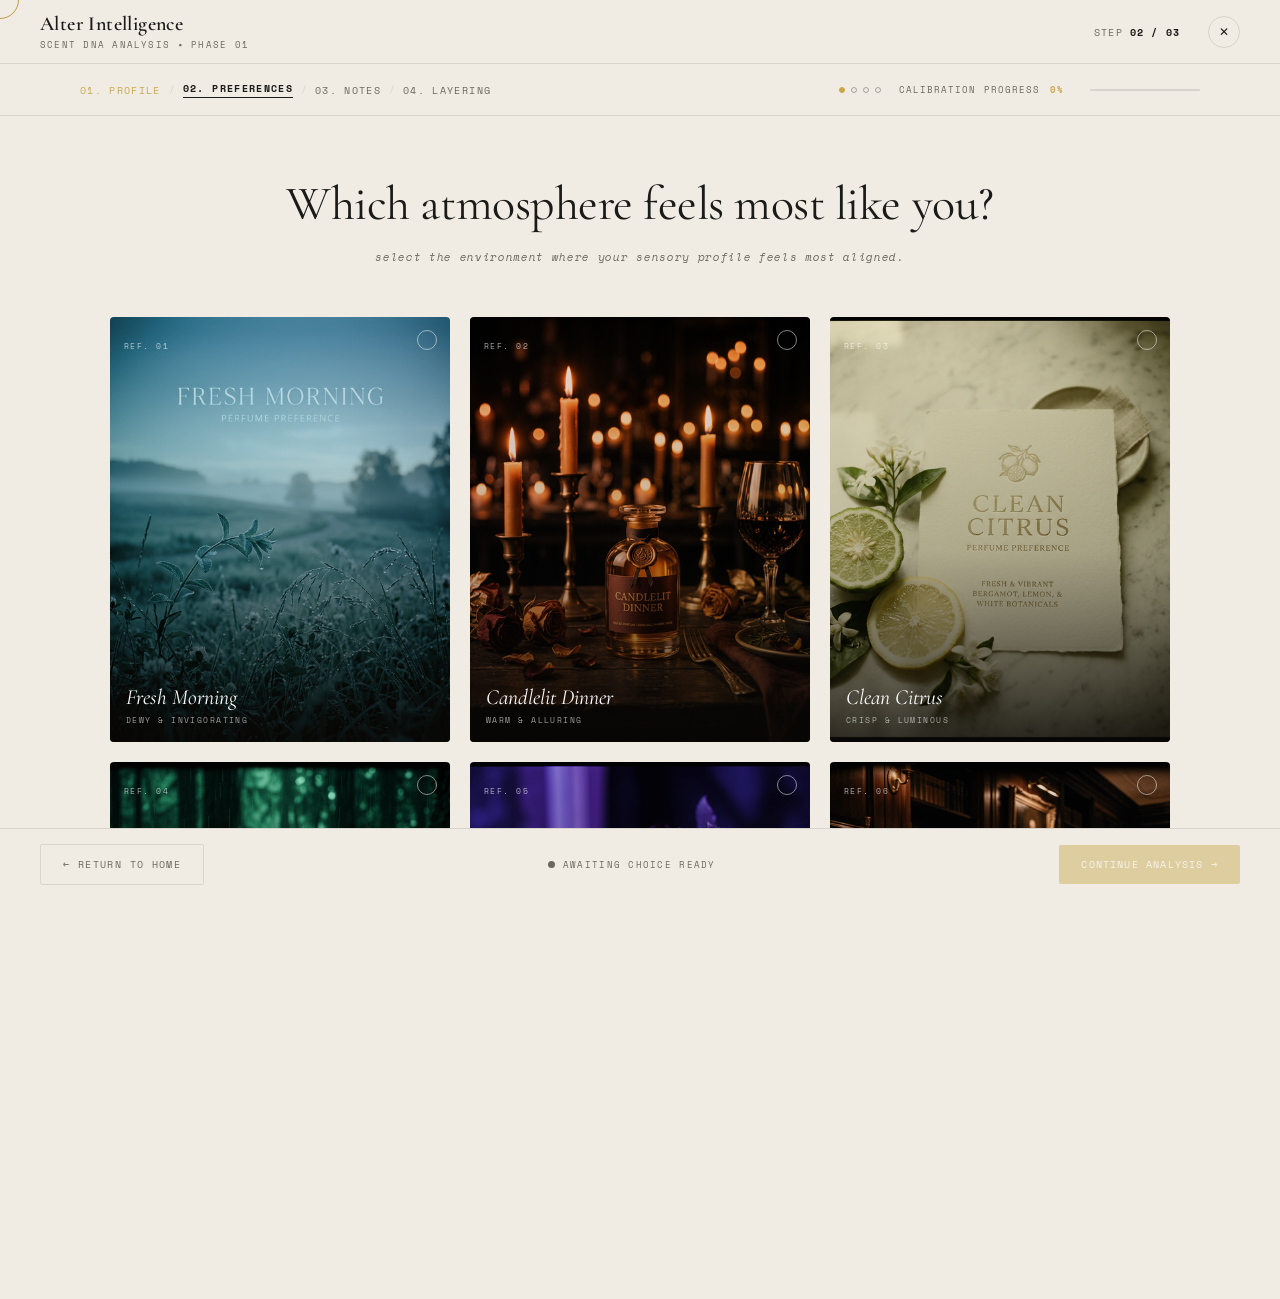
<file: preferences.html>
<!DOCTYPE html>
<html lang="en">

<head>
  <meta charset="UTF-8">
  <meta name="viewport" content="width=device-width, initial-scale=1.0">
  <title>Alter Intelligence — Preference Selection</title>

  <link rel="preconnect" href="https://fonts.googleapis.com">
  <link rel="preconnect" href="https://fonts.gstatic.com" crossorigin>
  <link
    href="https://fonts.googleapis.com/css2?family=Cormorant+Garamond:ital,wght@0,300;0,400;0,500;0,600;1,300;1,400;1,600&family=Space+Mono:ital,wght@0,400;0,700;1,400&display=swap"
    rel="stylesheet">

  <link rel="stylesheet" href="preferences.css">
</head>

<body>

  <!-- ======== CURSOR FOLLOWER ======== -->
  <div class="cursor-dot" id="cursor-dot"></div>
  <div class="cursor-ring" id="cursor-ring"></div>

  <!-- ======== HEADER ======== -->
  <header class="pref-header">
    <div class="header-brand">
      <span class="brand-name">Alter Intelligence</span>
      <span class="brand-sub">SCENT DNA ANALYSIS ▪ PHASE 01</span>
    </div>
    <div class="header-right">
      <span class="step-tag">STEP <strong>02 / 03</strong></span>
      <button class="close-btn" onclick="window.location.href='index.html'" aria-label="Close">✕</button>
    </div>
  </header>

  <!-- ======== BREADCRUMB ======== -->
  <nav class="breadcrumb-bar" aria-label="Progress">
    <div class="breadcrumb-inner">
      <div class="breadcrumb-steps">
        <span class="bc-step done">01. PROFILE</span>
        <span class="bc-sep">/</span>
        <span class="bc-step active">02. PREFERENCES</span>
        <span class="bc-sep">/</span>
        <span class="bc-step">03. NOTES</span>
        <span class="bc-sep">/</span>
        <span class="bc-step">04. LAYERING</span>
      </div>
      <div style="display:flex;align-items:center;gap:18px">
        <div class="substep-indicator" style="display:flex;gap:6px;align-items:center;">
          <span class="substep-dot active"
            style="width:6px;height:6px;border-radius:50%;background:#c9a84c;border:1px solid #c9a84c;"></span>
          <span class="substep-dot"
            style="width:6px;height:6px;border-radius:50%;background:transparent;border:1px solid rgba(0,0,0,0.3);"></span>
          <span class="substep-dot"
            style="width:6px;height:6px;border-radius:50%;background:transparent;border:1px solid rgba(0,0,0,0.3);"></span>
          <span class="substep-dot"
            style="width:6px;height:6px;border-radius:50%;background:transparent;border:1px solid rgba(0,0,0,0.3);"></span>
        </div>
        <div class="breadcrumb-progress"
          style="display:flex;align-items:center;gap:10px;font-size:.55rem;letter-spacing:.12em;color:#6b6860;">
          CALIBRATION PROGRESS
          <span class="progress-pct" id="progress-pct" style="color:#c9a84c;font-weight:700;min-width:30px;">0%</span>
          <div class="progress-track"
            style="width:110px;height:2px;background:rgba(0,0,0,0.1);border-radius:1px;overflow:hidden;">
            <div class="progress-fill" id="progress-fill"
              style="height:100%;background:#c9a84c;width:0%;transition:width 0.5s;"></div>
          </div>
        </div>
      </div>
    </div>
  </nav>

  <!-- ======== MAIN CONTENT ======== -->
  <main class="pref-main">

    <div class="pref-intro">
      <h1 class="pref-question">Which atmosphere feels most like you?</h1>
      <p class="pref-hint">select the environment where your sensory profile feels most aligned.</p>
    </div>

    <!-- CARD GRID -->
    <div class="card-grid" id="card-grid">

      <div class="atm-card" data-label="Fresh Morning" data-color="#52c7e8" data-mood="Fresh Morning">
        <div class="card-img-wrap">
          <img src="assets/preferences/fresh_morning.png" alt="Fresh Morning" class="card-img">
          <div class="card-color-overlay" style="background: linear-gradient(135deg, #52c7e8, #a0e8ff)"></div>
          <div class="card-fill-mask"></div>
        </div>
        <div class="card-meta">
          <span class="card-code">REF. 01</span>
        </div>
        <div class="card-footer">
          <h3 class="card-name">Fresh Morning</h3>
          <p class="card-trait">DEWY &amp; INVIGORATING</p>
        </div>
        <div class="card-select-indicator">
          <span class="select-circle"></span>
        </div>
      </div>

      <div class="atm-card" data-label="Candlelit Dinner" data-color="#e84020" data-mood="Candlelit Dinner">
        <div class="card-img-wrap">
          <img src="assets/preferences/candlelit.png" alt="Candlelit Dinner" class="card-img">
          <div class="card-color-overlay" style="background: linear-gradient(135deg, #e84020, #ffaa33)"></div>
          <div class="card-fill-mask"></div>
        </div>
        <div class="card-meta">
          <span class="card-code">REF. 02</span>
        </div>
        <div class="card-footer">
          <h3 class="card-name">Candlelit Dinner</h3>
          <p class="card-trait">WARM &amp; ALLURING</p>
        </div>
        <div class="card-select-indicator">
          <span class="select-circle"></span>
        </div>
      </div>

      <div class="atm-card" data-label="Clean Citrus" data-color="#d4c47a" data-mood="Fresh Morning">
        <div class="card-img-wrap">
          <img src="assets/preferences/clean_citrus.png" alt="Clean Citrus" class="card-img">
          <div class="card-color-overlay" style="background: linear-gradient(135deg, #d4c47a, #fff5b0)"></div>
          <div class="card-fill-mask"></div>
        </div>
        <div class="card-meta">
          <span class="card-code">REF. 03</span>
        </div>
        <div class="card-footer">
          <h3 class="card-name">Clean Citrus</h3>
          <p class="card-trait">CRISP &amp; LUMINOUS</p>
        </div>
        <div class="card-select-indicator">
          <span class="select-circle"></span>
        </div>
      </div>

      <div class="atm-card" data-label="Rainy Forest" data-color="#20c472" data-mood="Rainy Forest">
        <div class="card-img-wrap">
          <img src="assets/preferences/rainy_forest.png" alt="Rainy Forest" class="card-img">
          <div class="card-color-overlay" style="background: linear-gradient(135deg, #20c472, #90efc0)"></div>
          <div class="card-fill-mask"></div>
        </div>
        <div class="card-meta">
          <span class="card-code">REF. 04</span>
        </div>
        <div class="card-footer">
          <h3 class="card-name">Rainy Forest</h3>
          <p class="card-trait">EARTHY &amp; MYSTERIOUS</p>
        </div>
        <div class="card-select-indicator">
          <span class="select-circle"></span>
        </div>
      </div>

      <div class="atm-card" data-label="Midnight Floral" data-color="#8020ff" data-mood="Luxury Lounge">
        <div class="card-img-wrap">
          <img src="assets/preferences/midnight_floral.png" alt="Midnight Floral" class="card-img">
          <div class="card-color-overlay" style="background: linear-gradient(135deg, #8020ff, #cc80ff)"></div>
          <div class="card-fill-mask"></div>
        </div>
        <div class="card-meta">
          <span class="card-code">REF. 05</span>
        </div>
        <div class="card-footer">
          <h3 class="card-name">Midnight Floral</h3>
          <p class="card-trait">DARK &amp; HYPNOTIC</p>
        </div>
        <div class="card-select-indicator">
          <span class="select-circle"></span>
        </div>
      </div>

      <div class="atm-card" data-label="Luxury Lounge" data-color="#c08040" data-mood="Luxury Lounge">
        <div class="card-img-wrap">
          <img src="assets/preferences/luxury_lounge.png" alt="Luxury Lounge" class="card-img">
          <div class="card-color-overlay" style="background: linear-gradient(135deg, #7a3010, #c08040)"></div>
          <div class="card-fill-mask"></div>
        </div>
        <div class="card-meta">
          <span class="card-code">REF. 06</span>
        </div>
        <div class="card-footer">
          <h3 class="card-name">Luxury Lounge</h3>
          <p class="card-trait">VELVET &amp; SMOKY</p>
        </div>
        <div class="card-select-indicator">
          <span class="select-circle"></span>
        </div>
      </div>

    </div><!-- /card-grid -->
  </main>

  <!-- ======== BOTTOM BAR ======== -->
  <footer class="pref-footer">
    <button class="footer-btn footer-btn--ghost" onclick="window.location.href='index.html'">
      <span class="arrow-left">←</span> RETURN TO HOME
    </button>

    <div class="footer-status">
      <span class="status-dot" id="status-dot"></span>
      <span class="status-text" id="status-text">AWAITING CHOICE READY</span>
    </div>

    <button class="footer-btn footer-btn--primary" id="continue-btn" disabled onclick="goToMoodSelection()">
      CONTINUE ANALYSIS <span class="arrow-right">→</span>
    </button>
  </footer>

  <script>
    // ======== CUSTOM CURSOR ========
    const dot = document.getElementById('cursor-dot');
    const ring = document.getElementById('cursor-ring');
    let mx = 0, my = 0, rx = 0, ry = 0;

    document.addEventListener('mousemove', e => {
      mx = e.clientX; my = e.clientY;
      dot.style.transform = `translate(${mx}px, ${my}px)`;
    });

    (function animRing() {
      rx += (mx - rx) * 0.1;
      ry += (my - ry) * 0.1;
      ring.style.transform = `translate(${rx}px, ${ry}px)`;
      requestAnimationFrame(animRing);
    })();

    // ======== CARD FILL-ON-HOVER ========
    // Each card has a .card-fill-mask that acts as a radial spotlight
    // revealing the colour overlay as the cursor moves over it

    const cards = document.querySelectorAll('.atm-card');
    let selectedCard = null;

    cards.forEach(card => {
      const mask = card.querySelector('.card-fill-mask');
      const wrap = card.querySelector('.card-img-wrap');
      const color = card.dataset.color;

      // Cursor proximity fill
      card.addEventListener('mousemove', e => {
        const rect = card.getBoundingClientRect();
        const x = e.clientX - rect.left;
        const y = e.clientY - rect.top;
        const xPct = (x / rect.width) * 100;
        const yPct = (y / rect.height) * 100;

        // Elliptical radial mask centred on cursor
        mask.style.background =
          `radial-gradient(ellipse 70% 70% at ${xPct}% ${yPct}%, transparent 0%, rgba(0,0,0,0.55) 100%)`;
        mask.style.opacity = '1';
        wrap.style.transform = `scale(1.04)`;

        // Scale cursor ring bigger
        ring.style.width = '60px';
        ring.style.height = '60px';
      });

      card.addEventListener('mouseleave', () => {
        if (!card.classList.contains('selected')) {
          mask.style.opacity = '0';
        }
        wrap.style.transform = 'scale(1)';
        ring.style.width = '38px';
        ring.style.height = '38px';
      });

      // Click to select
      card.addEventListener('click', () => {
        // Deselect previous
        if (selectedCard && selectedCard !== card) {
          selectedCard.classList.remove('selected');
          const prevMask = selectedCard.querySelector('.card-fill-mask');
          prevMask.style.opacity = '0';
          prevMask.style.background = '';
        }

        card.classList.toggle('selected');
        selectedCard = card.classList.contains('selected') ? card : null;

        updateProgress();
        updateStatusBar();
      });
    });

    // ======== BREADCRUMB PROGRESS ANIMATION ========
    let progress = 0;
    function updateProgress() {
      const sel = document.querySelectorAll('.atm-card.selected').length;
      progress = sel > 0 ? 25 : 0;
      document.getElementById('progress-pct').textContent = progress + '%';
      document.getElementById('progress-fill').style.width = progress + '%';
    }

    function updateStatusBar() {
      const sel = document.querySelectorAll('.atm-card.selected').length;
      const cont = document.getElementById('continue-btn');
      const dot = document.getElementById('status-dot');
      const txt = document.getElementById('status-text');

      if (sel > 0) {
        cont.disabled = false;
        cont.classList.add('ready');
        dot.classList.add('active');
        txt.textContent = 'PREFERENCE CHOICE READY';
      } else {
        cont.disabled = true;
        cont.classList.remove('ready');
        dot.classList.remove('active');
        txt.textContent = 'AWAITING CHOICE READY';
      }
    }

    // ======== NAVIGATION ========
    function goToMoodSelection() {
      const sel = document.querySelector('.atm-card.selected');
      if (!sel) return;
      // Pass the correlated mood to the next preference step
      const mood = sel.dataset.mood;
      sessionStorage.setItem('selectedMood', mood);
      sessionStorage.setItem('selectedAtmosphere', sel.dataset.label);
      window.location.href = 'fragrance_feel.html';
    }

    // ======== ENTRANCE ANIMATION ========
    window.addEventListener('DOMContentLoaded', () => {
      const cards = document.querySelectorAll('.atm-card');
      cards.forEach((c, i) => {
        c.style.opacity = '0';
        c.style.transform = 'translateY(28px)';
        setTimeout(() => {
          c.style.transition = 'opacity 0.55s ease, transform 0.55s ease';
          c.style.opacity = '1';
          c.style.transform = 'translateY(0)';
        }, 120 + i * 80);
      });
    });
  </script>

</body>

</html>
</file>
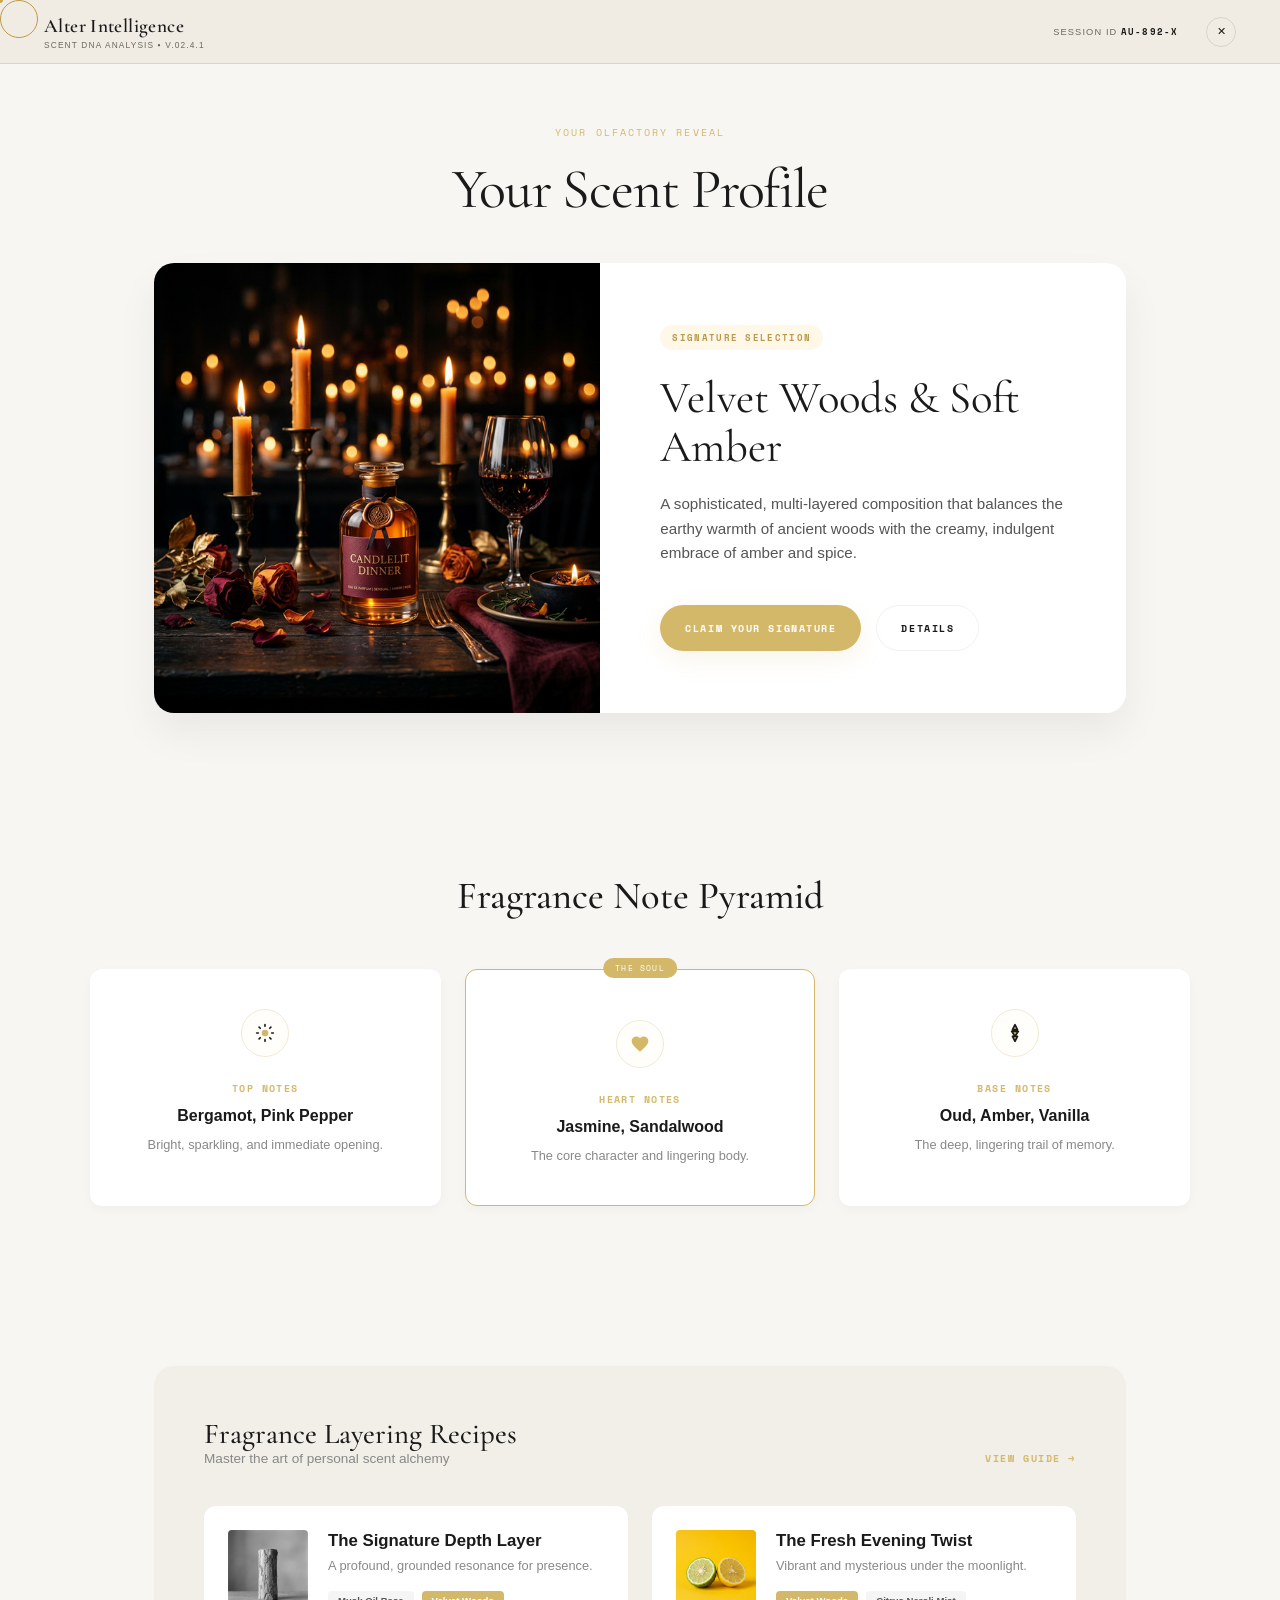
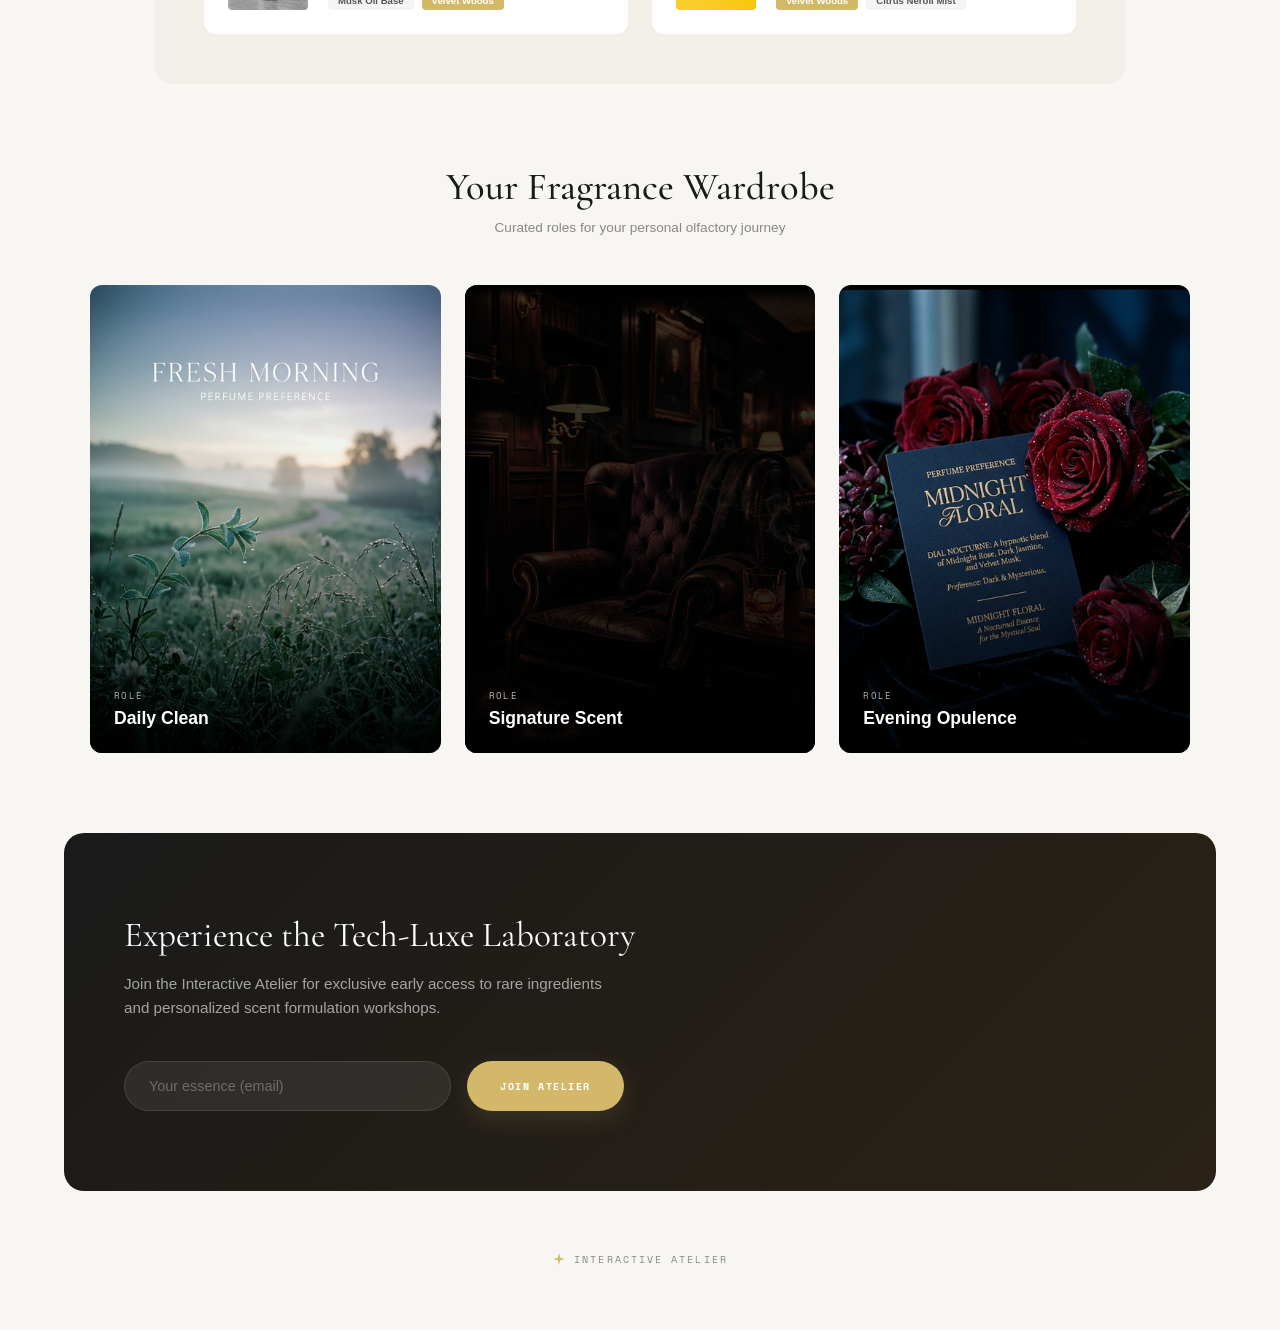
<file: reveal.html>
<!DOCTYPE html>
<html lang="en">
<head>
  <meta charset="UTF-8">
  <title>Alter Intelligence — Scent Profile</title>
  <meta name="viewport" content="width=device-width, initial-scale=1.0">
  <!-- Fonts -->
  <link rel="preconnect" href="https://fonts.googleapis.com">
  <link rel="preconnect" href="https://fonts.gstatic.com" crossorigin>
  <link href="https://fonts.googleapis.com/css2?family=Cormorant+Garamond:ital,wght@0,300;0,400;0,500;1,300;1,400&family=Space+Mono:ital,wght@0,400;0,700;1,400&display=swap" rel="stylesheet">
  <!-- Stylesheets -->
  <link rel="stylesheet" href="shared.css">
  <link rel="stylesheet" href="reveal.css">
</head>
<body>

  <!-- Custom Cursor -->
  <div class="cursor-dot" id="cursor-dot"></div>
  <div class="cursor-ring" id="cursor-ring"></div>

  <!-- Shared Tech-Luxe Header -->
  <header class="shared-header" style="position:relative; z-index: 100;">
    <div class="hdr-brand">
      <span class="hdr-brand-name">Alter Intelligence</span>
      <span class="hdr-brand-sub">SCENT DNA ANALYSIS ▪ V.02.4.1</span>
    </div>
    <div class="hdr-right">
      <span class="hdr-step">SESSION ID <strong style="color:var(--text);font-family:var(--font-mono);">AU-892-X</strong></span>
      <button class="hdr-close" onclick="window.location.href='index.html'" aria-label="Close">✕</button>
    </div>
  </header>

  <main>
    <!-- PAGE TITLE -->
    <section class="reveal-header container">
      <span class="reveal-tagline">YOUR OLFACTORY REVEAL</span>
      <h1 class="reveal-maintitle">Your Scent Profile</h1>
    </section>

    <!-- SECTION 1: HERO SIG -->
    <section class="container">
      <div class="hero-card">
        <div class="hero-img">
          <img src="assets/preferences/candlelit.png" alt="Hero Image">
        </div>
        <div class="hero-content">
          <span class="badge">SIGNATURE SELECTION</span>
          <h2 class="hero-title">Velvet Woods &amp; Soft Amber</h2>
          <p class="hero-desc">
            A sophisticated, multi-layered composition that balances the earthy warmth of ancient woods with the creamy, indulgent embrace of amber and spice.
          </p>
          <div class="hero-actions">
            <a href="#" class="btn btn-primary">CLAIM YOUR SIGNATURE</a>
            <a href="#" class="btn btn-outline">DETAILS</a>
          </div>
        </div>
      </div>
    </section>

    <!-- SECTION 2: PYRAMID -->
    <section class="container section">
      <div class="section-title-wrap">
        <h2 class="section-title">Fragrance Note Pyramid</h2>
      </div>
      <div class="pyramid-grid">
        
        <div class="note-card">
          <div class="note-icon">
            <svg viewBox="0 0 24 24"><circle cx="12" cy="12" r="4"/><path stroke="currentColor" stroke-width="2" stroke-linecap="round" d="M12 4V2M12 22v-2M4 12H2M22 12h-2M6.3 6.3L4.9 4.9M19.1 19.1l-1.4-1.4M6.3 17.7L4.9 19.1M19.1 4.9l-1.4 1.4"/></svg>
          </div>
          <div class="note-level">TOP NOTES</div>
          <div class="note-ingredients">Bergamot, Pink Pepper</div>
          <div class="note-desc">Bright, sparkling, and immediate opening.</div>
        </div>

        <div class="note-card accent">
          <div class="note-card-badge">THE SOUL</div>
          <div class="note-icon">
            <svg viewBox="0 0 24 24"><path d="M12 21.35l-1.45-1.32C5.4 15.36 2 12.28 2 8.5 2 5.42 4.42 3 7.5 3c1.74 0 3.41.81 4.5 2.09C13.09 3.81 14.76 3 16.5 3 19.58 3 22 5.42 22 8.5c0 3.78-3.4 6.86-8.55 11.54L12 21.35z"/></svg>
          </div>
          <div class="note-level">HEART NOTES</div>
          <div class="note-ingredients">Jasmine, Sandalwood</div>
          <div class="note-desc">The core character and lingering body.</div>
        </div>

        <div class="note-card">
          <div class="note-icon">
            <svg viewBox="0 0 24 24"><path d="M12 2L15 8H9zM8 10L12 16L16 10zM12 22L9 16H15z" stroke="currentColor" stroke-width="2" stroke-linejoin="round"/></svg>
          </div>
          <div class="note-level">BASE NOTES</div>
          <div class="note-ingredients">Oud, Amber, Vanilla</div>
          <div class="note-desc">The deep, lingering trail of memory.</div>
        </div>

      </div>
    </section>

    <!-- SECTION 3: LAYERING RECIPES -->
    <section class="container">
      <div class="layering-box">
        <div class="layering-header">
          <div>
            <h2 class="section-title">Fragrance Layering Recipes</h2>
            <p class="section-subtitle">Master the art of personal scent alchemy</p>
          </div>
          <a href="#" class="link-gold">VIEW GUIDE →</a>
        </div>

        <div class="recipe-grid">
          
          <div class="recipe-card">
            <div class="recipe-img"><img src="assets/scent/woody.png" alt="Woody"></div>
            <div class="recipe-content">
              <h3 class="recipe-title">The Signature Depth Layer</h3>
              <p class="recipe-desc">A profound, grounded resonance for presence.</p>
              <div class="tag-list">
                <span class="tag">Musk Oil Base</span>
                <span class="tag gold">Velvet Woods</span>
              </div>
            </div>
          </div>

          <div class="recipe-card">
            <div class="recipe-img"><img src="assets/scent/citrus.png" alt="Citrus"></div>
            <div class="recipe-content">
              <h3 class="recipe-title">The Fresh Evening Twist</h3>
              <p class="recipe-desc">Vibrant and mysterious under the moonlight.</p>
              <div class="tag-list">
                <span class="tag gold">Velvet Woods</span>
                <span class="tag">Citrus Neroli Mist</span>
              </div>
            </div>
          </div>

        </div>
      </div>
    </section>

    <!-- SECTION 4: WARDROBE -->
    <section class="container section">
      <div class="section-title-wrap">
        <h2 class="section-title">Your Fragrance Wardrobe</h2>
        <p class="section-subtitle">Curated roles for your personal olfactory journey</p>
      </div>

      <div class="wardrobe-grid">
        <div class="wardrobe-card">
          <img src="assets/preferences/fresh_morning.png" alt="Daily Clean">
          <div class="wardrobe-overlay">
            <span class="w-role">ROLE</span>
            <h3 class="w-name">Daily Clean</h3>
          </div>
        </div>
        
        <div class="wardrobe-card">
          <img src="assets/preferences/luxury_lounge.png" alt="Signature Scent" style="mix-blend-mode: multiply; filter: sepia(0.6) hue-rotate(340deg) saturate(2);">
          <div class="wardrobe-overlay">
            <span class="w-role">ROLE</span>
            <h3 class="w-name">Signature Scent</h3>
          </div>
        </div>

        <div class="wardrobe-card">
          <img src="assets/preferences/midnight_floral.png" alt="Evening Opulence">
          <div class="wardrobe-overlay">
            <span class="w-role">ROLE</span>
            <h3 class="w-name">Evening Opulence</h3>
          </div>
        </div>
      </div>
    </section>

    <!-- SECTION 5: DARK FOOTER CTA -->
    <section class="lab-section">
      <div class="lab-box">
        <h2 class="lab-title">Experience the Tech-Luxe Laboratory</h2>
        <p class="lab-desc">
          Join the Interactive Atelier for exclusive early access to rare ingredients and personalized scent formulation workshops.
        </p>
        <div class="lab-form">
          <input type="email" class="lab-input" placeholder="Your essence (email)">
          <button class="btn btn-primary" style="margin:0; padding:16px 32px;">Join Atelier</button>
        </div>
      </div>
    </section>

  </main>

  <!-- SITE FOOTER -->
  <footer class="site-footer">
    <div class="footer-brand">
      <svg viewBox="0 0 24 24"><path d="M12 2L14 10L22 12L14 14L12 22L10 14L2 12L10 10Z"/></svg>
      INTERACTIVE ATELIER
    </div>
  </footer>

  <script>
    // Cursor setup
    const dot = document.getElementById('cursor-dot');
    const ring = document.getElementById('cursor-ring');
    let mx=0, my=0, rx=0, ry=0;
    
    document.addEventListener('mousemove', e => {
      mx = e.clientX; my = e.clientY;
      dot.style.transform = `translate(${mx}px, ${my}px)`;
    });
    
    (function anim() {
      rx += (mx - rx) * 0.1;
      ry += (my - ry) * 0.1;
      ring.style.transform = `translate(${rx}px, ${ry}px)`;
      requestAnimationFrame(anim);
    })();

    // Interactive button hover states for the ring
    const hoverEls = document.querySelectorAll('.btn, .note-card, .recipe-card, .wardrobe-card');
    hoverEls.forEach(el => {
      el.addEventListener('mouseenter', () => {
        ring.style.width = '60px';
        ring.style.height = '60px';
        if(el.classList.contains('wardrobe-card')) {
          ring.style.border = '1px solid rgba(255,255,255,0.5)';
        }
      });
      el.addEventListener('mouseleave', () => {
        ring.style.width = '38px';
        ring.style.height = '38px';
        ring.style.border = '';
      });
    });
  </script>
</body>
</html>
</file>
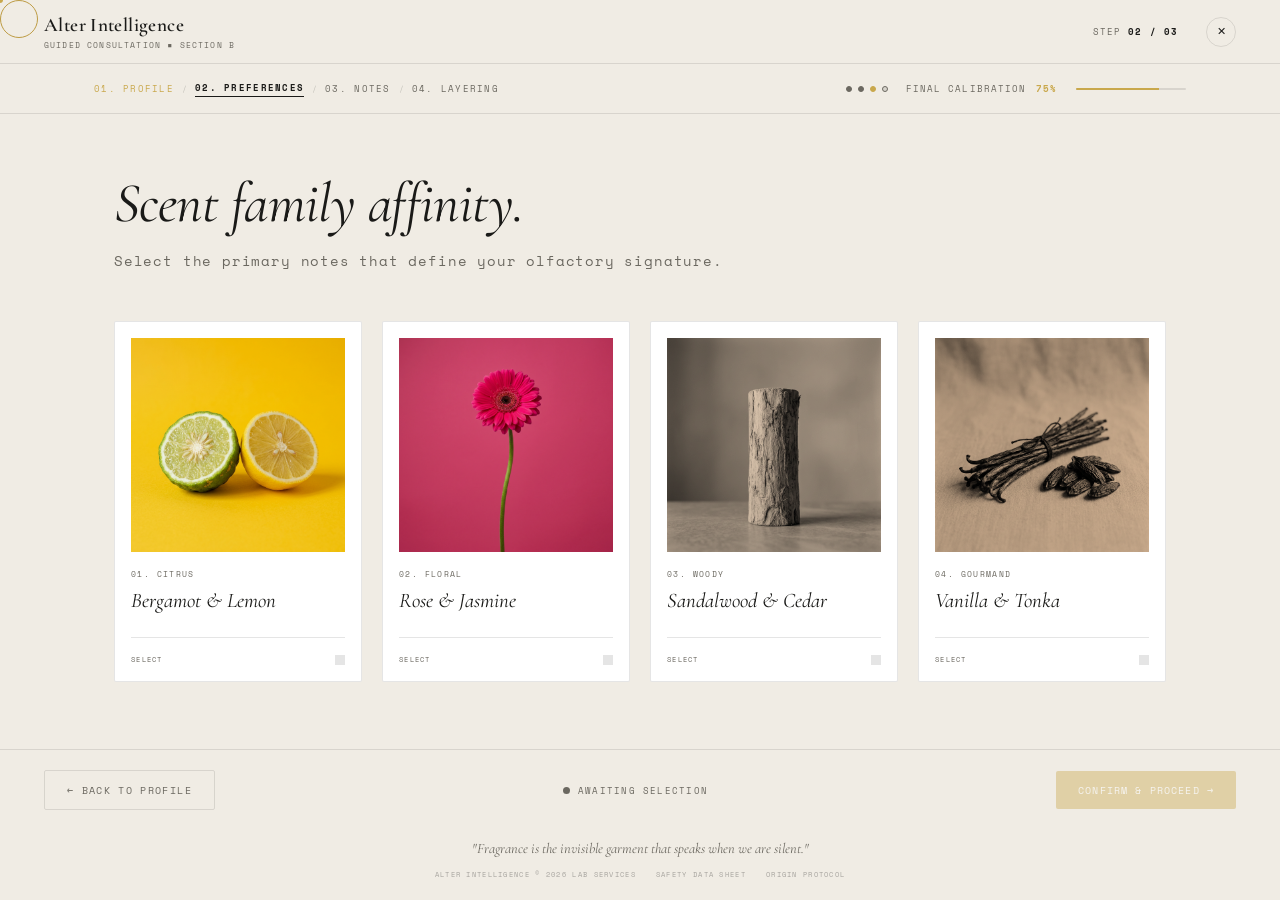
<file: scent_family.html>
<!DOCTYPE html>
<html lang="en">

<head>
  <meta charset="UTF-8">
  <meta name="viewport" content="width=device-width, initial-scale=1.0">
  <title>Alter Intelligence — Scent Family</title>
  <link rel="preconnect" href="https://fonts.googleapis.com">
  <link rel="preconnect" href="https://fonts.gstatic.com" crossorigin>
  <link
    href="https://fonts.googleapis.com/css2?family=Cormorant+Garamond:ital,wght@0,300;0,400;0,500;1,300;1,400&family=Space+Mono:ital,wght@0,400;0,700;1,400&display=swap"
    rel="stylesheet">
  <link rel="stylesheet" href="shared.css">
  <style>
    .sf-grid {
      display: grid;
      grid-template-columns: repeat(4, 1fr);
      gap: 20px;
    }

    .sf-card {
      background: #fff;
      padding: 16px;
      border: 1px solid var(--border);
      border-radius: 2px;
      cursor: none;
      position: relative;
      display: flex;
      flex-direction: column;
      transition: border-color .3s, transform .3s, box-shadow .3s;
    }

    .sf-card:hover {
      border-color: var(--text);
      transform: translateY(-4px);
      box-shadow: 0 12px 30px rgba(0, 0, 0, .08);
    }

    .sf-card.selected {
      background: #111;
      border-color: #111;
      color: #fff;
      transform: translateY(-8px) scale(1.02);
      box-shadow: 0 0 0 2px var(--accent), 0 20px 40px rgba(0, 0, 0, .15);
    }

    .sf-img-wrap {
      width: 100%;
      aspect-ratio: 1;
      overflow: hidden;
      margin-bottom: 16px;
      background: #f8f8f8;
    }

    .sf-img {
      width: 100%;
      height: 100%;
      object-fit: cover;
      mix-blend-mode: multiply;
      transition: filter .3s;
    }

    .sf-card.selected .sf-img {
      filter: brightness(0.9);
      mix-blend-mode: normal;
    }

    .sf-num {
      font-size: .48rem;
      letter-spacing: .18em;
      color: var(--muted);
      margin-bottom: 8px;
    }

    .sf-card.selected .sf-num {
      color: var(--accent);
    }

    .sf-title {
      font-family: 'Cormorant Garamond', serif;
      font-size: 1.3rem;
      font-style: italic;
      margin-bottom: 24px;
    }

    .sf-bottom {
      margin-top: auto;
      border-top: 1px solid var(--border);
      padding-top: 16px;
      display: flex;
      justify-content: space-between;
      align-items: center;
    }

    .sf-card.selected .sf-bottom {
      border-top-color: rgba(255, 255, 255, .1);
    }

    .sf-action {
      font-size: .45rem;
      letter-spacing: .18em;
      color: var(--muted);
    }

    .sf-card.selected .sf-action {
      color: var(--accent);
    }

    .sf-check {
      width: 10px;
      height: 10px;
      background: var(--border);
      transition: background .3s;
    }

    .sf-card.selected .sf-check {
      background: var(--accent);
    }

    .badge-icon {
      position: absolute;
      top: 8px;
      right: 8px;
      width: 18px;
      height: 18px;
      background: var(--accent);
      border-radius: 50%;
      display: grid;
      place-items: center;
      opacity: 0;
      transform: scale(0);
      transition: all .3s cubic-bezier(0.175, 0.885, 0.32, 1.275);
    }

    .badge-icon::after {
      content: '✓';
      color: #fff;
      font-size: .5rem;
    }

    .sf-card.selected .badge-icon {
      opacity: 1;
      transform: scale(1);
    }

    @media(max-width:900px) {
      .sf-grid {
        grid-template-columns: repeat(2, 1fr);
      }
    }

    @media(max-width:540px) {
      .sf-grid {
        grid-template-columns: 1fr;
      }
    }
  </style>
</head>

<body>

  <div class="cursor-dot" id="cursor-dot"></div>
  <div class="cursor-ring" id="cursor-ring"></div>

  <header class="shared-header">
    <div class="hdr-brand">
      <span class="hdr-brand-name">Alter Intelligence</span>
      <span class="hdr-brand-sub">GUIDED CONSULTATION ▪ SECTION B</span>
    </div>
    <div class="hdr-right">
      <span class="hdr-step">STEP <strong>02 / 03</strong></span>
      <button class="hdr-close" onclick="window.location.href='index.html'">✕</button>
    </div>
  </header>

  <nav class="shared-breadcrumb">
    <div class="bc-inner">
      <div class="bc-steps">
        <span class="bc-step done">01. PROFILE</span>
        <span class="bc-sep">/</span>
        <span class="bc-step active">02. PREFERENCES</span>
        <span class="bc-sep">/</span>
        <span class="bc-step">03. NOTES</span>
        <span class="bc-sep">/</span>
        <span class="bc-step">04. LAYERING</span>
      </div>
      <div style="display:flex;align-items:center;gap:18px">
        <div class="substep-indicator">
          <span class="substep-dot done"></span>
          <span class="substep-dot done"></span>
          <span class="substep-dot active"></span>
          <span class="substep-dot"></span>
        </div>
        <div class="bc-progress">
          FINAL CALIBRATION
          <span class="bc-progress-pct" id="progress-pct">75%</span>
          <div class="bc-track">
            <div class="bc-fill" id="progress-fill" style="width:75%"></div>
          </div>
        </div>
      </div>
    </div>
  </nav>

  <main class="page-main">
    <div class="page-intro" style="text-align:left;">
      <h1 class="page-question" style="font-size:3.5rem;">Scent family affinity.</h1>
      <p class="page-hint" style="font-size:.85rem;font-style:normal;">Select the primary notes that define your
        olfactory signature.</p>
    </div>

    <div class="sf-grid" id="card-grid">

      <div class="sf-card" data-val="Citrus">
        <div class="badge-icon"></div>
        <div class="sf-img-wrap"><img src="assets/scent/citrus.png" alt="Citrus" class="sf-img"></div>
        <div class="sf-num">01. CITRUS</div>
        <div class="sf-title">Bergamot &amp; Lemon</div>
        <div class="sf-bottom">
          <span class="sf-action">SELECT</span>
          <div class="sf-check"></div>
        </div>
      </div>

      <div class="sf-card" data-val="Floral">
        <div class="badge-icon"></div>
        <div class="sf-img-wrap"><img src="assets/scent/floral.png" alt="Floral" class="sf-img"></div>
        <div class="sf-num">02. FLORAL</div>
        <div class="sf-title">Rose &amp; Jasmine</div>
        <div class="sf-bottom">
          <span class="sf-action">SELECT</span>
          <div class="sf-check"></div>
        </div>
      </div>

      <div class="sf-card" data-val="Woody">
        <div class="badge-icon"></div>
        <div class="sf-img-wrap" style="background:#e8d1b8;"><img src="assets/scent/woody.png" alt="Woody"
            class="sf-img"></div>
        <div class="sf-num">03. WOODY</div>
        <div class="sf-title">Sandalwood &amp; Cedar</div>
        <div class="sf-bottom">
          <span class="sf-action">SELECT</span>
          <div class="sf-check"></div>
        </div>
      </div>

      <div class="sf-card" data-val="Gourmand">
        <div class="badge-icon"></div>
        <div class="sf-img-wrap" style="background:#d9b897;"><img src="assets/scent/gourmand.png" alt="Gourmand"
            class="sf-img"></div>
        <div class="sf-num">04. GOURMAND</div>
        <div class="sf-title">Vanilla &amp; Tonka</div>
        <div class="sf-bottom">
          <span class="sf-action">SELECT</span>
          <div class="sf-check"></div>
        </div>
      </div>

    </div>
  </main>

  <footer class="shared-footer" style="padding-top:20px;padding-bottom:20px;height:auto;flex-direction:column;gap:30px">
    <div style="width:100%;display:flex;justify-content:space-between;align-items:center;">
      <button class="footer-btn footer-btn--ghost" onclick="window.history.back()">
        ← BACK TO PROFILE
      </button>
      <div class="footer-status">
        <span class="status-dot" id="status-dot"></span>
        <span id="status-text">AWAITING SELECTION</span>
      </div>
      <button class="footer-btn footer-btn--primary" id="continue-btn" onclick="goNext()">
        CONFIRM &amp; PROCEED →
      </button>
    </div>
    <div style="text-align:center;">
      <p
        style="font-family:'Cormorant Garamond',serif;font-style:italic;color:var(--muted);font-size:.9rem;margin-bottom:12px;">
        "Fragrance is the invisible garment that speaks when we are silent."</p>
      <div
        style="font-size:.45rem;letter-spacing:.18em;color:rgba(0,0,0,.3);display:flex;gap:20px;justify-content:center;">
        <span>ALTER INTELLIGENCE &copy; 2026 LAB SERVICES</span>
        <span>SAFETY DATA SHEET</span>
        <span>ORIGIN PROTOCOL</span>
      </div>
    </div>
  </footer>

  <script>
    // Cursor
    const dot = document.getElementById('cursor-dot'), ring = document.getElementById('cursor-ring');
    let mx = 0, my = 0, rx = 0, ry = 0;
    document.addEventListener('mousemove', e => { mx = e.clientX; my = e.clientY; dot.style.transform = `translate(${mx}px,${my}px)`; });
    (function anim() { rx += (mx - rx) * .1; ry += (my - ry) * .1; ring.style.transform = `translate(${rx}px,${ry}px)`; requestAnimationFrame(anim); })();

    let selected = null;
    document.querySelectorAll('.sf-card').forEach(c => {
      c.addEventListener('mouseenter', () => { ring.style.width = '56px'; ring.style.height = '56px'; });
      c.addEventListener('mouseleave', () => { ring.style.width = '38px'; ring.style.height = '38px'; });
      c.addEventListener('click', () => {
        if (selected && selected !== c) {
          selected.classList.remove('selected');
          selected.querySelector('.sf-action').textContent = 'SELECT';
        }
        c.classList.toggle('selected');
        selected = c.classList.contains('selected') ? c : null;

        if (selected) c.querySelector('.sf-action').textContent = 'SELECTED';
        else c.querySelector('.sf-action').textContent = 'SELECT';

        const btn = document.getElementById('continue-btn');
        const dot2 = document.getElementById('status-dot');
        const txt = document.getElementById('status-text');
        if (selected) { btn.classList.add('ready'); dot2.classList.add('active'); txt.textContent = 'ANALYSIS SYSTEM CALIBRATED'; }
        else { btn.classList.remove('ready'); dot2.classList.remove('active'); txt.textContent = 'AWAITING SELECTION'; }
      });
    });

    function goNext() {
      if (!selected) return;
      sessionStorage.setItem('scentFamily', selected.dataset.val);
      window.location.href = 'materials.html';
    }

    document.querySelectorAll('.sf-card').forEach((c, i) => {
      c.style.animation = `fadeUp .5s ease ${120 + i * 70}ms both`;
    });
  </script>
</body>

</html>
</file>
<file: basic/style.css>
/* CSS Variables & Theme */
:root {
  --color-charcoal: #1C1C1C;
  --color-ivory: #F7F4EF;
  --color-gold: #D4AF37;
  --color-taupe: #D9D2C7;
  --color-rose: #E7DAD0;
  
  --font-serif: 'Cormorant Garamond', serif;
  --font-sans: 'Outfit', sans-serif;
  
  --shadow-soft: 0 10px 40px rgba(28, 28, 28, 0.05);
  --shadow-hover: 0 15px 50px rgba(28, 28, 28, 0.1);
  --transition-smooth: all 0.4s cubic-bezier(0.25, 0.46, 0.45, 0.94);
}

/* Reset & Base */
* {
  box-sizing: border-box;
  margin: 0;
  padding: 0;
}

body {
  font-family: var(--font-sans);
  background-color: var(--color-ivory);
  color: var(--color-charcoal);
  line-height: 1.6;
  -webkit-font-smoothing: antialiased;
}

.container {
  max-width: 1200px;
  margin: 0 auto;
  padding: 0 5%;
}

.text-center { text-align: center; }

/* Typography */
.serif-heading {
  font-family: var(--font-serif);
  font-weight: 500;
  font-size: 3rem;
  letter-spacing: -0.02em;
  margin-bottom: 1rem;
}

.serif-heading-small {
  font-family: var(--font-serif);
  font-weight: 500;
  font-size: 1.75rem;
  margin-bottom: 0.5rem;
}

p {
  font-size: 1.125rem;
  color: #4a4a4a;
  font-weight: 300;
}

/* Buttons */
.btn {
  display: inline-block;
  padding: 1rem 2.5rem;
  font-family: var(--font-sans);
  font-size: 0.95rem;
  letter-spacing: 0.05em;
  text-transform: uppercase;
  text-decoration: none;
  border-radius: 50px;
  transition: var(--transition-smooth);
  cursor: pointer;
  border: 1px solid transparent;
}

.btn-primary {
  background-color: var(--color-charcoal);
  color: var(--color-ivory);
}

.btn-primary:hover {
  background-color: transparent;
  color: var(--color-charcoal);
  border-color: var(--color-charcoal);
}

.btn-secondary {
  background-color: transparent;
  color: var(--color-charcoal);
  border-color: var(--color-charcoal);
}

.btn-secondary:hover {
  background-color: var(--color-taupe);
  border-color: var(--color-taupe);
}

/* Navbar */
.navbar {
  position: fixed;
  top: 0;
  width: 100%;
  padding: 1.5rem 5%;
  display: flex;
  justify-content: space-between;
  align-items: center;
  z-index: 100;
  background: rgba(247, 244, 239, 0.85);
  backdrop-filter: blur(10px);
}

.logo {
  font-family: var(--font-serif);
  font-size: 1.5rem;
  font-weight: 600;
  letter-spacing: 0.05em;
  text-transform: uppercase;
}

.nav-links a {
  margin-left: 2rem;
  text-decoration: none;
  color: var(--color-charcoal);
  font-size: 0.9rem;
  text-transform: uppercase;
  letter-spacing: 0.05em;
  transition: var(--transition-smooth);
}
.nav-links a:hover { color: var(--color-gold); }

/* Hero Section */
.hero-section {
  position: relative;
  height: 100vh;
  display: flex;
  align-items: center;
  justify-content: center;
  text-align: center;
  overflow: hidden;
  padding: 0 5%;
}

.hero-bg {
  position: absolute;
  top: 0; left: 0; width: 100%; height: 120%;
  background: linear-gradient(rgba(28,28,28,0.3), rgba(247,244,239,0.8)), url('https://images.unsplash.com/photo-1596462502278-27bfdc403348?auto=format&fit=crop&q=80&w=2000') center/cover;
  filter: blur(2px) contrast(0.9) grayscale(20%);
  z-index: -1;
}

.hero-bg::after {
  content: '';
  position: absolute;
  top: 0; left: 0; right: 0; bottom: 0;
  background: url('data:image/svg+xml;utf8,%3Csvg viewBox="0 0 200 200" xmlns="http://www.w3.org/2000/svg"%3E%3Cfilter id="noiseFilter"%3E%3CfeTurbulence type="fractalNoise" baseFrequency="0.65" numOctaves="3" stitchTiles="stitch"/%3E%3C/filter%3E%3Crect width="100%25" height="100%25" filter="url(%23noiseFilter)" opacity="0.05"/%3E%3C/svg%3E');
}

.hero-content {
  max-width: 800px;
  z-index: 1;
}

.hero-content .serif-heading {
  font-size: 4.5rem;
  color: var(--color-charcoal);
  margin-bottom: 1.5rem;
}

.hero-subheadline {
  font-size: 1.25rem;
  margin-bottom: 2.5rem;
  color: #333;
}

.hero-actions {
  display: flex;
  gap: 1.5rem;
  justify-content: center;
}

/* Section Spacing */
section:not(.hero-section) {
  padding: 8rem 0;
}

/* Dual Column */
.dual-column {
  display: grid;
  grid-template-columns: 1fr 1fr;
  gap: 4rem;
  align-items: center;
}

.image-placeholder {
  width: 100%;
  height: 600px;
  border-radius: 12px;
  background: var(--color-taupe);
  background-size: cover;
  background-position: center;
}

.ingredient-img {
  background-image: url('https://images.unsplash.com/photo-1616604847423-ed21cd6ca46e?auto=format&fit=crop&q=80&w=1200');
}

/* Steps Grid */
.steps-grid {
  display: grid;
  grid-template-columns: repeat(3, 1fr);
  gap: 2.5rem;
  margin-top: 4rem;
}

.step-card {
  background: #fff;
  padding: 3rem 2rem;
  border-radius: 16px;
  box-shadow: var(--shadow-soft);
  text-align: center;
  transition: var(--transition-smooth);
}

.step-card:hover {
  transform: translateY(-5px);
  box-shadow: var(--shadow-hover);
}

.step-num {
  font-family: var(--font-serif);
  font-size: 2.5rem;
  color: var(--color-gold);
  margin-bottom: 1rem;
  opacity: 0.6;
}

/* Utilities */
.fade-in {
  opacity: 0;
  transform: translateY(20px);
  transition: opacity 1s ease-out, transform 1s ease-out;
}
.fade-in.visible {
  opacity: 1;
  transform: translateY(0);
}

/* Quiz Section */
.quiz-section {
  padding: 6rem 0;
  background-color: var(--color-charcoal);
  color: var(--color-ivory);
}

.quiz-container {
  display: flex;
  justify-content: center;
}

.quiz-card {
  background: var(--color-ivory);
  color: var(--color-charcoal);
  width: 100%;
  max-width: 800px;
  border-radius: 20px;
  padding: 3rem 4rem;
  box-shadow: 0 20px 60px rgba(0, 0, 0, 0.4);
  position: relative;
  overflow: hidden;
}

/* Progress Bar */
.quiz-header {
  margin-bottom: 2.5rem;
  text-align: center;
}

.progress-track {
  width: 100%;
  height: 4px;
  background: rgba(28, 28, 28, 0.1);
  border-radius: 2px;
  margin-bottom: 1rem;
  overflow: hidden;
}

.progress-fill {
  height: 100%;
  width: 25%;
  background: var(--color-gold);
  transition: width 0.6s cubic-bezier(0.25, 0.46, 0.45, 0.94);
}

.progress-step-text {
  font-family: var(--font-sans);
  font-size: 0.85rem;
  text-transform: uppercase;
  letter-spacing: 0.1em;
  color: #666;
}

/* Quiz Steps */
.quiz-body {
  min-height: 450px;
  position: relative;
}

.quiz-step {
  position: absolute;
  top: 0; left: 0; width: 100%;
  opacity: 0;
  visibility: hidden;
  transform: translateX(30px);
  transition: all 0.5s cubic-bezier(0.25, 0.46, 0.45, 0.94);
}

.quiz-step.active {
  opacity: 1;
  visibility: visible;
  transform: translateX(0);
  position: relative;
}

.quiz-step.slide-out {
  transform: translateX(-30px);
  opacity: 0;
  visibility: hidden;
  position: absolute;
}

/* Tiles Grid */
.tiles-grid {
  display: grid;
  grid-template-columns: repeat(3, 1fr);
  gap: 1.5rem;
  margin-top: 2rem;
}

.lifestyle-grid {
  grid-template-columns: repeat(2, 1fr);
}

.quiz-tile {
  background: #fff;
  border: 1px solid rgba(28, 28, 28, 0.08);
  border-radius: 12px;
  padding: 2rem 1.5rem;
  text-align: center;
  cursor: pointer;
  transition: var(--transition-smooth);
  position: relative;
  overflow: hidden;
  display: flex;
  flex-direction: column;
  justify-content: center;
  align-items: center;
}

.quiz-tile:hover {
  border-color: var(--color-gold);
  transform: translateY(-3px);
  box-shadow: 0 10px 30px rgba(212, 175, 55, 0.15);
}

.quiz-tile.selected {
  border-color: var(--color-gold);
  background: rgba(212, 175, 55, 0.05);
  box-shadow: 0 0 0 1px var(--color-gold);
}

.quiz-tile span {
  font-family: var(--font-sans);
  font-weight: 500;
  font-size: 1.1rem;
  position: relative;
  z-index: 2;
}

.quiz-tile small {
  display: block;
  margin-top: 0.5rem;
  color: #666;
  font-size: 0.85rem;
  position: relative;
  z-index: 2;
}

.tile-bg {
  position: absolute;
  top: 0; left: 0; width: 100%; height: 100%;
  background-size: cover;
  background-position: center;
  opacity: 0.05;
  transition: opacity 0.3s ease;
  z-index: 1;
}

.quiz-tile:hover .tile-bg, .quiz-tile.selected .tile-bg {
  opacity: 0.15;
}

/* Quiz Footer */
.quiz-footer {
  display: flex;
  justify-content: space-between;
  margin-top: 3rem;
  padding-top: 2rem;
  border-top: 1px solid rgba(28, 28, 28, 0.1);
}

.btn:disabled {
  opacity: 0.5;
  cursor: not-allowed;
}

.btn-outline-light {
  color: var(--color-ivory);
  border-color: var(--color-ivory);
  background: transparent;
}
.btn-outline-light:hover {
  background: var(--color-ivory);
  color: var(--color-charcoal);
}

/* Results Section */
.results-section {
  padding: 8rem 0;
}

.result-title {
  font-family: var(--font-serif);
  font-size: 2.5rem;
  color: var(--color-gold);
  margin-top: 1rem;
  font-style: italic;
}

.result-desc {
  max-width: 600px;
  margin: 1.5rem auto 4rem;
  font-size: 1.15rem;
}

.families-grid, .layering-grid {
  display: grid;
  grid-template-columns: repeat(2, 1fr);
  gap: 2rem;
  max-width: 800px;
  margin: 0 auto 4rem;
}

.family-card, .layering-card {
  background: #fff;
  padding: 2.5rem;
  border-radius: 12px;
  box-shadow: var(--shadow-soft);
  text-align: left;
}

.family-card h4, .layering-card h4 {
  font-family: var(--font-serif);
  font-size: 1.5rem;
  margin-bottom: 0.5rem;
}

.family-card p, .layering-card p {
  font-size: 0.95rem;
  color: #666;
}

/* Pyramid */
.pyramid-wrapper {
  margin: 4rem auto;
  padding: 3rem;
  background: #fff;
  border-radius: 16px;
  max-width: 600px;
  box-shadow: var(--shadow-soft);
}

.pyramid-container {
  display: flex;
  flex-direction: column;
  align-items: center;
  gap: 1rem;
  margin-top: 2rem;
}

.pyramid-tier {
  background: var(--color-ivory);
  border: 1px solid rgba(212, 175, 55, 0.3);
  padding: 1rem;
  display: flex;
  flex-direction: column;
  justify-content: center;
}

.pyramid-tier.top { width: 50%; border-top-left-radius: 8px; border-top-right-radius: 8px;}
.pyramid-tier.heart { width: 75%; }
.pyramid-tier.base { width: 100%; border-bottom-left-radius: 8px; border-bottom-right-radius: 8px;}

.pyramid-tier span {
  font-weight: 500;
  font-size: 0.95rem;
  text-transform: uppercase;
  letter-spacing: 0.05em;
  color: var(--color-gold);
}
.pyramid-tier small {
  font-size: 0.9rem;
  color: #666;
  margin-top: 0.25rem;
}

/* Wardrobe Section */
.wardrobe-section {
  background: rgba(217, 210, 199, 0.3);
  padding: 8rem 0;
}

.wardrobe-grid {
  display: grid;
  grid-template-columns: repeat(3, 1fr);
  gap: 2rem;
  margin-top: 3rem;
}

.wardrobe-card {
  height: 400px;
  border-radius: 12px;
  position: relative;
  overflow: hidden;
  display: flex;
  align-items: flex-end;
  padding: 2rem;
  box-shadow: var(--shadow-soft);
}

.wardrobe-bg {
  position: absolute;
  top: 0; left: 0; width: 100%; height: 100%;
  background-size: cover;
  background-position: center;
  transition: transform 0.8s ease;
  z-index: 1;
}

.wardrobe-card::after {
  content: '';
  position: absolute;
  top: 0; left: 0; width: 100%; height: 100%;
  background: linear-gradient(to top, rgba(28,28,28,0.8), transparent 60%);
  z-index: 2;
}

.wardrobe-card:hover .wardrobe-bg {
  transform: scale(1.05);
}

.wardrobe-card h3 {
  position: relative;
  z-index: 3;
  color: var(--color-ivory);
  font-family: var(--font-serif);
  font-size: 1.75rem;
  width: 100%;
  text-align: left;
}

/* Save Section */
.save-section {
  background-color: var(--color-charcoal);
  padding: 8rem 0;
}

.save-actions {
  display: flex;
  gap: 1.5rem;
  justify-content: center;
}

@media (max-width: 768px) {
  .tiles-grid { grid-template-columns: 1fr 1fr; }
  .lifestyle-grid { grid-template-columns: 1fr; }
  .quiz-card { padding: 2rem 1.5rem; }
  .hero-content .serif-heading { font-size: 3rem; }
  .dual-column { grid-template-columns: 1fr; }
  .families-grid, .layering-grid, .wardrobe-grid { grid-template-columns: 1fr; }
}
</file>
<file: shared.css>
/* ============================================
   AURA CONCIERGE — Shared Layout (header + breadcrumb + footer)
   shared.css — import this in every preference page
   ============================================ */

*, *::before, *::after { box-sizing: border-box; margin: 0; padding: 0; }

:root {
  --bg:        #f0ece4;
  --text:      #1a1a18;
  --muted:     #6b6860;
  --accent:    #c9a84c;
  --border:    rgba(0,0,0,0.10);
  --header-h:  64px;
  --bc-h:      50px;
  --footer-h:  72px;
}

html, body {
  min-height: 100%;
  background: var(--bg);
  color: var(--text);
  font-family: 'Space Mono', monospace;
  cursor: none;
  overflow-x: hidden;
}

/* ---- CURSOR ---- */
.cursor-dot, .cursor-ring {
  position: fixed; top: 0; left: 0;
  pointer-events: none; z-index: 9999;
  border-radius: 50%;
  transition: width .2s ease, height .2s ease;
}
.cursor-dot  { width:6px; height:6px; background:var(--accent); transform:translate(-50%,-50%); }
.cursor-ring { width:38px; height:38px; border:1.5px solid var(--accent); transform:translate(-50%,-50%); mix-blend-mode:multiply; }

/* ---- HEADER ---- */
.shared-header {
  height: var(--header-h);
  display: flex; align-items: center; justify-content: space-between;
  padding: 0 44px;
  border-bottom: 1px solid var(--border);
  background: var(--bg);
  position: sticky; top: 0; z-index: 200;
}
.hdr-brand { display:flex; flex-direction:column; gap:2px; }
.hdr-brand-name {
  font-family: 'Cormorant Garamond', serif;
  font-size: 1.2rem; font-weight: 600; letter-spacing:.02em;
}
.hdr-brand-sub { font-size:.52rem; letter-spacing:.14em; color:var(--muted); }
.hdr-right { display:flex; align-items:center; gap:28px; }
.hdr-section-label {
  font-size:.55rem; letter-spacing:.18em; color:var(--accent); font-weight:700;
}
.hdr-step {
  font-size:.58rem; letter-spacing:.12em; color:var(--muted);
}
.hdr-step strong { color:var(--text); }
.hdr-close {
  width:30px; height:30px;
  border:1px solid var(--border); background:transparent;
  color:var(--text); border-radius:50%;
  font-size:.7rem; cursor:none;
  display:grid; place-items:center;
  transition: background .2s, color .2s;
}
.hdr-close:hover { background:var(--text); color:var(--bg); }

/* ---- BREADCRUMB ---- */
.shared-breadcrumb {
  height: var(--bc-h);
  border-bottom: 1px solid var(--border);
  background: var(--bg);
  position: sticky; top: var(--header-h); z-index: 190;
}
.bc-inner {
  max-width: 1180px; margin: 0 auto; height: 100%;
  padding: 0 44px;
  display: flex; align-items: center; justify-content: space-between;
}
.bc-steps { display:flex; align-items:center; gap:8px; }
.bc-step  { font-size:.57rem; letter-spacing:.14em; color:var(--muted); transition:color .3s; }
.bc-step.done   { color: var(--accent); }
.bc-step.active { color: var(--text); font-weight:700; border-bottom:1.5px solid var(--text); padding-bottom:2px; }
.bc-sep  { font-size:.52rem; color:rgba(0,0,0,.18); }
.bc-progress { display:flex; align-items:center; gap:10px; font-size:.55rem; letter-spacing:.12em; color:var(--muted); }
.bc-progress-pct { color:var(--accent); font-weight:700; min-width:30px; }
.bc-track { width:110px; height:2px; background:var(--border); border-radius:1px; overflow:hidden; }
.bc-fill  { height:100%; background:var(--accent); width:0%; transition:width .5s cubic-bezier(.25,.46,.45,.94); }

/* ---- SUB-STEP MINI INDICATOR (inside PREFERENCES) ---- */
.substep-indicator {
  display: flex; gap: 6px; align-items: center;
}
.substep-dot {
  width:6px; height:6px; border-radius:50%;
  background: var(--border);
  border: 1px solid var(--muted);
  transition: background .3s;
}
.substep-dot.active { background: var(--accent); border-color: var(--accent); }
.substep-dot.done   { background: var(--muted);  border-color: var(--muted); }

/* ---- SHARED FOOTER ---- */
.shared-footer {
  position: fixed; bottom:0; left:0; right:0;
  height: var(--footer-h);
  background: var(--bg);
  border-top: 1px solid var(--border);
  display: flex; align-items:center; justify-content:space-between;
  padding: 0 44px; z-index: 200;
}
.footer-btn {
  font-family: 'Space Mono', monospace;
  font-size: .6rem; letter-spacing:.14em;
  padding: 12px 22px; border-radius:2px;
  cursor: none; border: none;
  transition: all .22s ease;
}
.footer-btn--ghost {
  background: transparent; color:var(--muted);
  border: 1px solid var(--border);
}
.footer-btn--ghost:hover { color:var(--text); border-color:var(--text); }
.footer-btn--primary {
  background: var(--accent); color:#fff;
  opacity: .4; pointer-events:none; letter-spacing:.12em;
}
.footer-btn--primary.ready { opacity:1; pointer-events:auto; }
.footer-btn--primary.ready:hover { background:#a8872a; transform:translateX(2px); }
.footer-status { display:flex; align-items:center; gap:8px; font-size:.55rem; letter-spacing:.14em; color:var(--muted); }
.status-dot { width:7px; height:7px; border-radius:50%; background:var(--muted); transition:background .4s; }
.status-dot.active { background:var(--accent); box-shadow:0 0 8px var(--accent); animation:blink 1.8s infinite; }

@keyframes blink { 0%,100%{opacity:1} 50%{opacity:.45} }

/* ---- PAGE MAIN WRAPPER ---- */
.page-main {
  max-width: 1140px;
  margin: 0 auto;
  padding: 56px 44px calc(var(--footer-h) + 40px);
}
.page-intro { text-align:center; margin-bottom:50px; }
.page-question {
  font-family:'Cormorant Garamond',serif;
  font-size: clamp(2rem,4vw,2.9rem);
  font-weight: 400; line-height:1.2;
  font-style: italic; letter-spacing:-.01em;
  margin-bottom: 14px;
}
.page-hint {
  font-family:'Space Mono',monospace; font-style:italic;
  font-size:.67rem; letter-spacing:.06em; color:var(--muted);
}

/* ---- SHARED CURSOR JS (inline) ---- */
/* See cursor-init() in each page's script */

/* ---- FADE-IN CARD ANIMATION ---- */
@keyframes fadeUp {
  from { opacity:0; transform:translateY(24px); }
  to   { opacity:1; transform:translateY(0); }
}
</file>
<file: preferences.css>
/* ============================================
   AURA CONCIERGE — Preference Selection Page
   preferences.css
   ============================================ */

*, *::before, *::after { box-sizing: border-box; margin: 0; padding: 0; }

:root {
  --bg:        #f0ece4;
  --text:      #1a1a18;
  --muted:     #6b6860;
  --accent:    #c9a84c;
  --border:    rgba(0,0,0,0.10);
  --card-r:    4px;
  --header-h:  64px;
  --bc-h:      52px;
  --footer-h:  72px;
}

html, body {
  height: 100%;
  background: var(--bg);
  color: var(--text);
  font-family: 'Space Mono', monospace;
  cursor: none; /* hide native cursor */
  overflow-x: hidden;
}

/* ======== CUSTOM CURSOR ======== */
.cursor-dot,
.cursor-ring {
  position: fixed;
  top: 0; left: 0;
  pointer-events: none;
  z-index: 9999;
  transform: translate(-50%, -50%);
  border-radius: 50%;
  transition: width 0.25s ease, height 0.25s ease;
}

.cursor-dot {
  width: 6px; height: 6px;
  background: var(--accent);
  margin-top: -3px; margin-left: -3px;
}

.cursor-ring {
  width: 38px; height: 38px;
  border: 1.5px solid var(--accent);
  background: transparent;
  margin-top: -19px; margin-left: -19px;
  mix-blend-mode: multiply;
}

/* ======== HEADER ======== */
.pref-header {
  height: var(--header-h);
  display: flex;
  align-items: center;
  justify-content: space-between;
  padding: 0 40px;
  border-bottom: 1px solid var(--border);
  background: var(--bg);
  position: sticky;
  top: 0;
  z-index: 100;
}

.header-brand {
  display: flex;
  flex-direction: column;
  gap: 2px;
}

.brand-name {
  font-family: 'Cormorant Garamond', serif;
  font-size: 1.25rem;
  font-weight: 600;
  letter-spacing: 0.02em;
  color: var(--text);
}

.brand-sub {
  font-size: 0.55rem;
  letter-spacing: 0.14em;
  color: var(--muted);
}

.header-right {
  display: flex;
  align-items: center;
  gap: 28px;
}

.step-tag {
  font-size: 0.6rem;
  letter-spacing: 0.12em;
  color: var(--muted);
}

.step-tag strong { color: var(--text); }

.close-btn {
  width: 32px; height: 32px;
  border: 1px solid var(--border);
  background: transparent;
  color: var(--text);
  border-radius: 50%;
  font-size: 0.75rem;
  cursor: none;
  display: grid;
  place-items: center;
  transition: background 0.2s, color 0.2s;
}

.close-btn:hover {
  background: var(--text);
  color: var(--bg);
}

/* ======== BREADCRUMB ======== */
.breadcrumb-bar {
  height: var(--bc-h);
  border-bottom: 1px solid var(--border);
  background: var(--bg);
  position: sticky;
  top: var(--header-h);
  z-index: 90;
}

.breadcrumb-inner {
  max-width: 1200px;
  margin: 0 auto;
  height: 100%;
  padding: 0 40px;
  display: flex;
  align-items: center;
  justify-content: space-between;
}

.breadcrumb-steps {
  display: flex;
  align-items: center;
  gap: 8px;
}

.bc-step {
  font-size: 0.6rem;
  letter-spacing: 0.14em;
  color: var(--muted);
  transition: color 0.3s;
}

.bc-step.done   { color: var(--accent); }
.bc-step.active {
  color: var(--text);
  font-weight: 700;
  border-bottom: 1.5px solid var(--text);
  padding-bottom: 2px;
}

.bc-sep { font-size: 0.55rem; color: var(--border); }

.breadcrumb-progress {
  display: flex;
  align-items: center;
  gap: 10px;
  font-size: 0.58rem;
  letter-spacing: 0.12em;
  color: var(--muted);
}

.progress-pct {
  color: var(--accent);
  font-weight: 700;
  min-width: 28px;
}

.progress-track {
  width: 100px;
  height: 2px;
  background: var(--border);
  border-radius: 1px;
  overflow: hidden;
}

.progress-fill {
  height: 100%;
  background: var(--accent);
  width: 0%;
  transition: width 0.6s cubic-bezier(0.25, 0.46, 0.45, 0.94);
}

/* ======== MAIN ======== */
.pref-main {
  max-width: 1140px;
  margin: 0 auto;
  padding: 60px 40px calc(var(--footer-h) + 40px);
}

.pref-intro {
  text-align: center;
  margin-bottom: 52px;
}

.pref-question {
  font-family: 'Cormorant Garamond', serif;
  font-size: clamp(2rem, 4vw, 3rem);
  font-weight: 400;
  line-height: 1.2;
  letter-spacing: -0.01em;
  color: var(--text);
  margin-bottom: 14px;
}

.pref-hint {
  font-family: 'Space Mono', monospace;
  font-style: italic;
  font-size: 0.7rem;
  letter-spacing: 0.06em;
  color: var(--muted);
}

/* ======== CARD GRID ======== */
.card-grid {
  display: grid;
  grid-template-columns: repeat(3, 1fr);
  gap: 20px;
}

/* ======== ATMOSPHERE CARD ======== */
.atm-card {
  position: relative;
  border-radius: var(--card-r);
  overflow: hidden;
  cursor: none;
  outline: 2px solid transparent;
  outline-offset: 0px;
  transition: outline-color 0.3s ease, outline-offset 0.3s ease, box-shadow 0.3s ease;
}

.atm-card:hover {
  box-shadow: 0 16px 48px rgba(0,0,0,0.22);
  z-index: 10;
}

.atm-card.selected {
  outline-color: var(--accent);
  outline-offset: 3px;
  box-shadow: 0 0 0 1px var(--accent), 0 20px 60px rgba(0,0,0,0.28);
}

.card-img-wrap {
  position: relative;
  aspect-ratio: 4/5;
  overflow: hidden;
  transition: transform 0.45s cubic-bezier(0.25, 0.46, 0.45, 0.94);
}

.card-img {
  width: 100%;
  height: 100%;
  object-fit: cover;
  display: block;
  filter: saturate(0.9) brightness(0.88);
  transition: filter 0.45s ease, transform 0.45s ease;
}

.atm-card:hover .card-img {
  filter: saturate(1.1) brightness(0.75);
}

/* Colour overlay — revealed by cursor radial mask */
.card-color-overlay {
  position: absolute;
  inset: 0;
  opacity: 0.45;
  mix-blend-mode: color;
  transition: opacity 0.3s ease;
  pointer-events: none;
}

.atm-card.selected .card-color-overlay {
  opacity: 0.65;
}

/* The dark mask punched out by cursor radial gradient */
.card-fill-mask {
  position: absolute;
  inset: 0;
  background: rgba(0,0,0,0.55);
  opacity: 0;
  transition: opacity 0.25s ease;
  pointer-events: none;
}

/* Dark scrim for text readability at card bottom */
.card-img-wrap::after {
  content: '';
  position: absolute;
  inset: 0;
  background: linear-gradient(to top, rgba(10,8,6,0.80) 0%, rgba(10,8,6,0.18) 45%, transparent 100%);
  pointer-events: none;
}

/* Card overlaid content */
.card-meta {
  position: absolute;
  top: 14px;
  left: 14px;
  z-index: 3;
}

.card-code {
  font-size: 0.5rem;
  letter-spacing: 0.18em;
  color: rgba(255,255,255,0.65);
}

.card-footer {
  position: absolute;
  bottom: 0; left: 0; right: 0;
  padding: 18px 16px 16px;
  z-index: 3;
}

.card-name {
  font-family: 'Cormorant Garamond', serif;
  font-size: 1.35rem;
  font-weight: 400;
  font-style: italic;
  color: #fff;
  line-height: 1.1;
  margin-bottom: 4px;
}

.card-trait {
  font-size: 0.5rem;
  letter-spacing: 0.18em;
  color: rgba(255,255,255,0.6);
}

/* Selected checkmark indicator */
.card-select-indicator {
  position: absolute;
  top: 12px; right: 12px;
  width: 22px; height: 22px;
  z-index: 4;
  display: grid;
  place-items: center;
}

.select-circle {
  width: 20px; height: 20px;
  border: 1.5px solid rgba(255,255,255,0.5);
  border-radius: 50%;
  display: grid;
  place-items: center;
  transition: background 0.3s, border-color 0.3s;
}

.atm-card.selected .select-circle {
  background: var(--accent);
  border-color: var(--accent);
}

.atm-card.selected .select-circle::after {
  content: '✓';
  font-size: 0.65rem;
  color: #fff;
  font-family: 'Space Mono', monospace;
}

/* ======== FOOTER BAR ======== */
.pref-footer {
  position: fixed;
  bottom: 0; left: 0; right: 0;
  height: var(--footer-h);
  background: var(--bg);
  border-top: 1px solid var(--border);
  display: flex;
  align-items: center;
  justify-content: space-between;
  padding: 0 40px;
  z-index: 100;
}

.footer-btn {
  font-family: 'Space Mono', monospace;
  font-size: 0.62rem;
  letter-spacing: 0.14em;
  padding: 12px 22px;
  border-radius: 2px;
  cursor: none;
  transition: all 0.25s ease;
  border: none;
}

.footer-btn--ghost {
  background: transparent;
  color: var(--muted);
  border: 1px solid var(--border);
}

.footer-btn--ghost:hover {
  color: var(--text);
  border-color: var(--text);
}

.footer-btn--primary {
  background: var(--accent);
  color: #fff;
  opacity: 0.45;
  pointer-events: none;
  letter-spacing: 0.12em;
}

.footer-btn--primary.ready {
  opacity: 1;
  pointer-events: auto;
}

.footer-btn--primary.ready:hover {
  background: #a8872a;
  transform: translateX(3px);
}

.footer-status {
  display: flex;
  align-items: center;
  gap: 8px;
  font-size: 0.57rem;
  letter-spacing: 0.14em;
  color: var(--muted);
}

.status-dot {
  width: 7px; height: 7px;
  border-radius: 50%;
  background: var(--muted);
  transition: background 0.4s ease;
}

.status-dot.active {
  background: var(--accent);
  box-shadow: 0 0 8px var(--accent);
  animation: pulse 1.8s infinite;
}

@keyframes pulse {
  0%, 100% { opacity: 1; }
  50%       { opacity: 0.5; }
}

/* ======== RESPONSIVE ======== */
@media (max-width: 900px) {
  .card-grid { grid-template-columns: repeat(2, 1fr); }
}

@media (max-width: 600px) {
  .card-grid { grid-template-columns: 1fr; }
  .pref-header { padding: 0 20px; }
  .pref-footer { padding: 0 20px; gap: 12px; }
  .breadcrumb-inner { padding: 0 20px; }
  .pref-main { padding: 40px 20px calc(var(--footer-h) + 20px); }
  .breadcrumb-progress { display: none; }
}
</file>
<file: reveal.css>
/* ========================================================================= 
   REVEAL.CSS
   Styles for the "Final Olfactory Reveal / Scent Profile" page.
   Minimalist, high-end editorial aesthetic with gold accents.
========================================================================= */

/* Typography & Base Tokens inherited from shared.css, expanding here */
:root {
  --bg-color: #f7f6f2; /* Light ivory */
  --bg-card: #ffffff;
  --bg-alt: #f1efe8; /* Slightly darker ivory for contrast boxes */
  --bg-dark: #1a1a14;
  
  --text-main: #1a1a1a;
  --text-muted: #888888;
  --text-light: #ffffff;
  
  --accent-gold: #d4b86a;
  --accent-gold-dark: #b89849;
  --border-light: rgba(0,0,0,0.06);
  --border-gold: rgba(212,184,106,0.5);
  --shadow-sm: 0 4px 12px rgba(0,0,0,0.03);
  --shadow-lg: 0 20px 40px rgba(0,0,0,0.06);
  --shadow-gold: 0 8px 24px rgba(212,184,106,0.15);

  --font-serif: 'Cormorant Garamond', serif;
  --font-mono: 'Space Mono', monospace;
  --font-sans: -apple-system, BlinkMacSystemFont, "Segoe UI", Roboto, Helvetica, Arial, sans-serif;
  
  --radius-sm: 4px;
  --radius-md: 12px;
  --radius-lg: 20px;
}

body {
  background-color: var(--bg-color);
  color: var(--text-main);
  font-family: var(--font-sans);
  margin: 0;
  padding: 0;
  overflow-x: hidden;
  -webkit-font-smoothing: antialiased;
}

/* Common Layout Utils */
.container {
  max-width: 1100px;
  margin: 0 auto;
  padding: 0 5%;
}

.section {
  padding: 80px 0;
}

.section-title-wrap {
  text-align: center;
  margin-bottom: 50px;
}

.section-title {
  font-family: var(--font-serif);
  font-size: 2.4rem;
  font-weight: 500;
  margin: 0 0 10px 0;
}

.section-subtitle {
  font-family: var(--font-sans);
  font-size: 0.85rem;
  color: var(--text-muted);
  font-weight: 400;
  margin: 0;
}

/* ========================================================================= 
   PAGE HEADER (Top Tagline)
========================================================================= */
.reveal-header {
  text-align: center;
  padding: 60px 0 40px;
}
.reveal-tagline {
  font-family: var(--font-mono);
  font-size: 0.65rem;
  text-transform: uppercase;
  letter-spacing: 0.2em;
  color: var(--accent-gold);
  margin-bottom: 15px;
  display: block;
}
.reveal-maintitle {
  font-family: var(--font-serif);
  font-size: 3.5rem;
  font-weight: 400;
  margin: 0;
  letter-spacing: -0.02em;
}

/* ========================================================================= 
   HERO CARD (Signature Selection)
========================================================================= */
.hero-card {
  background: var(--bg-card);
  border-radius: var(--radius-lg);
  box-shadow: var(--shadow-lg);
  display: flex;
  overflow: hidden;
  margin-bottom: 80px;
}

.hero-img {
  flex: 1.1;
  background: #332211; /* Fallback dark amber */
  position: relative;
  min-height: 400px;
}
.hero-img img {
  width: 100%;
  height: 100%;
  object-fit: cover;
}
/* CSS Gradient fallback if image is missing */
.hero-img-fallback {
  position: absolute;
  top: 0; left: 0; right: 0; bottom: 0;
  background: radial-gradient(circle at center, #d47a20 0%, #1a0f00 70%);
}
.hero-img-rings {
  position: absolute;
  top: 50%; left: 50%;
  transform: translate(-50%, -50%) rotateX(60deg);
  width: 200%; height: 200%;
  background: repeating-radial-gradient(
    transparent,
    transparent 10px,
    rgba(255,200,100,0.1) 11px,
    transparent 12px
  );
}

.hero-content {
  flex: 1;
  padding: 60px;
  display: flex;
  flex-direction: column;
  justify-content: center;
}

.badge {
  display: inline-block;
  background: #fff8e8;
  color: var(--accent-gold-dark);
  font-family: var(--font-mono);
  font-size: 0.55rem;
  text-transform: uppercase;
  letter-spacing: 0.15em;
  padding: 6px 12px;
  border-radius: 40px;
  margin-bottom: 24px;
  align-self: flex-start;
  font-weight: 700;
}

.hero-title {
  font-family: var(--font-serif);
  font-size: 2.8rem;
  line-height: 1.1;
  margin: 0 0 20px 0;
  font-weight: 400;
}

.hero-desc {
  font-size: 0.95rem;
  line-height: 1.6;
  color: #555;
  margin: 0 0 40px 0;
}

.hero-actions {
  display: flex;
  gap: 15px;
}

.btn {
  font-family: var(--font-mono);
  font-size: 0.65rem;
  text-transform: uppercase;
  letter-spacing: 0.15em;
  padding: 14px 24px;
  border-radius: 40px;
  cursor: pointer;
  transition: all 0.3s ease;
  text-decoration: none;
  border: 1px solid transparent;
  font-weight: 700;
}

.btn-primary {
  background: var(--accent-gold);
  color: #fff;
  box-shadow: var(--shadow-gold);
}
.btn-primary:hover {
  background: var(--accent-gold-dark);
  transform: translateY(-2px);
}

.btn-outline {
  background: transparent;
  color: var(--text-main);
  border-color: var(--border-light);
}
.btn-outline:hover {
  border-color: var(--text-main);
  background: rgba(0,0,0,0.02);
}

/* ========================================================================= 
   NOTE PYRAMID
========================================================================= */
.pyramid-grid {
  display: grid;
  grid-template-columns: repeat(3, 1fr);
  gap: 24px;
}

.note-card {
  background: var(--bg-card);
  border-radius: var(--radius-md);
  padding: 40px 20px;
  text-align: center;
  box-shadow: var(--shadow-sm);
  position: relative;
  transition: transform 0.3s ease;
}
.note-card:hover { transform: translateY(-4px); }

/* The Heart Note card is elevated/accented */
.note-card.accent {
  border: 1.5px solid var(--accent-gold);
  padding-top: 50px;
}
.note-card-badge {
  position: absolute;
  top: -12px;
  left: 50%;
  transform: translateX(-50%);
  background: var(--accent-gold);
  color: #fff;
  font-family: var(--font-mono);
  font-size: 0.5rem;
  text-transform: uppercase;
  letter-spacing: 0.15em;
  padding: 4px 12px;
  border-radius: 20px;
}

.note-icon {
  width: 48px;
  height: 48px;
  border-radius: 50%;
  background: #fffefa;
  border: 1px solid #f0ead6;
  display: inline-flex;
  align-items: center;
  justify-content: center;
  margin-bottom: 24px;
}
.note-icon svg {
  width: 20px;
  height: 20px;
  fill: var(--accent-gold);
}

.note-level {
  font-family: var(--font-mono);
  font-size: 0.6rem;
  color: var(--accent-gold);
  letter-spacing: 0.15em;
  text-transform: uppercase;
  margin-bottom: 12px;
  font-weight: 700;
}
.note-ingredients {
  font-size: 1rem;
  font-weight: 600;
  margin-bottom: 10px;
}
.note-desc {
  font-size: 0.8rem;
  color: var(--text-muted);
  line-height: 1.5;
}

/* ========================================================================= 
   LAYERING RECIPES
========================================================================= */
.layering-box {
  background: var(--bg-alt);
  border-radius: var(--radius-lg);
  padding: 50px;
  margin-top: 80px;
}

.layering-header {
  display: flex;
  justify-content: space-between;
  align-items: flex-end;
  margin-bottom: 40px;
}
.layering-header .section-title { margin: 0; font-size: 1.8rem; }

.link-gold {
  font-family: var(--font-mono);
  font-size: 0.65rem;
  color: var(--accent-gold);
  text-transform: uppercase;
  letter-spacing: 0.15em;
  text-decoration: none;
  font-weight: 700;
}

.recipe-grid {
  display: grid;
  grid-template-columns: 1fr 1fr;
  gap: 24px;
}

.recipe-card {
  background: var(--bg-card);
  border-radius: var(--radius-md);
  padding: 24px;
  display: flex;
  gap: 20px;
  align-items: center;
}

.recipe-img {
  width: 80px;
  height: 80px;
  border-radius: var(--radius-sm);
  background: #e0e0e0;
  overflow: hidden;
  flex-shrink: 0;
}
.recipe-img img { width: 100%; height: 100%; object-fit: cover; }

.recipe-content { flex: 1; }
.recipe-title {
  font-size: 1.05rem;
  font-weight: 600;
  margin: 0 0 6px 0;
}
.recipe-desc {
  font-size: 0.8rem;
  color: var(--text-muted);
  line-height: 1.4;
  margin: 0 0 16px 0;
}

.tag-list {
  display: flex;
  gap: 8px;
  flex-wrap: wrap;
}
.tag {
  font-family: var(--font-sans);
  font-size: 0.6rem;
  font-weight: 600;
  padding: 4px 10px;
  border-radius: 4px;
  background: #f5f5f5;
  color: #555;
}
.tag.gold {
  background: #d4b86a;
  color: #fff;
}

/* ========================================================================= 
   WARDROBE
========================================================================= */
.wardrobe-grid {
  display: grid;
  grid-template-columns: repeat(3, 1fr);
  gap: 24px;
}

.wardrobe-card {
  position: relative;
  border-radius: var(--radius-md);
  overflow: hidden;
  aspect-ratio: 3 / 4;
  background: #333;
}
.wardrobe-card img {
  width: 100%; height: 100%; object-fit: cover;
}
.wardrobe-overlay {
  position: absolute;
  top: 0; left: 0; right: 0; bottom: 0;
  background: linear-gradient(to bottom, transparent 50%, rgba(0,0,0,0.85) 100%);
  display: flex;
  flex-direction: column;
  justify-content: flex-end;
  padding: 24px;
  color: #fff;
}

.w-role {
  font-family: var(--font-mono);
  font-size: 0.55rem;
  letter-spacing: 0.15em;
  opacity: 0.7;
  text-transform: uppercase;
  margin-bottom: 6px;
}
.w-name {
  font-family: var(--font-sans);
  font-size: 1.1rem;
  font-weight: 600;
  margin: 0;
}

/* ========================================================================= 
   TECH-LUXE LABORATORY (Footer Block)
========================================================================= */
.lab-section {
  padding: 0 5%;
  margin-bottom: 0;
}
.lab-box {
  background: linear-gradient(135deg, #1a1a1a 0%, #2a2216 100%);
  border-radius: var(--radius-lg);
  padding: 80px 60px;
  color: #fff;
}

.lab-title {
  font-family: var(--font-serif);
  font-size: 2.2rem;
  font-weight: 400;
  margin: 0 0 16px 0;
}
.lab-desc {
  font-size: 0.95rem;
  color: rgba(255,255,255,0.6);
  max-width: 500px;
  line-height: 1.6;
  margin: 0 0 40px 0;
}

.lab-form {
  display: flex;
  gap: 16px;
  max-width: 500px;
}
.lab-input {
  flex: 1;
  background: rgba(255,255,255,0.08);
  border: 1px solid rgba(255,255,255,0.1);
  border-radius: 40px;
  padding: 0 24px;
  color: #fff;
  font-family: var(--font-sans);
  font-size: 0.9rem;
  outline: none;
  transition: border-color 0.3s;
}
.lab-input:focus { border-color: var(--accent-gold); }
.lab-input::placeholder { color: rgba(255,255,255,0.3); }

/* ========================================================================= 
   SITE FOOTER
========================================================================= */
.site-footer {
  text-align: center;
  padding: 60px 0;
}
.footer-brand {
  font-family: var(--font-mono);
  font-size: 0.65rem;
  letter-spacing: 0.2em;
  color: var(--text-muted);
  text-transform: uppercase;
  display: inline-flex;
  align-items: center;
  gap: 8px;
}
.footer-brand svg { width: 14px; height: 14px; fill: var(--accent-gold); }

/* Grid Fallbacks for image quotas */
.bg-warm { background: #4a3320 !important; }
.bg-light { background: #e0d8cc !important; }
.bg-dark { background: #111 !important; }

/* Responsive adjustments */
@media (max-width: 900px) {
  .hero-card { flex-direction: column; }
  .hero-img { min-height: 300px; }
  .pyramid-grid, .recipe-grid, .wardrobe-grid { grid-template-columns: 1fr; }
  .layering-header { flex-direction: column; align-items: flex-start; gap: 10px; }
  .lab-form { flex-direction: column; }
}
</file>
